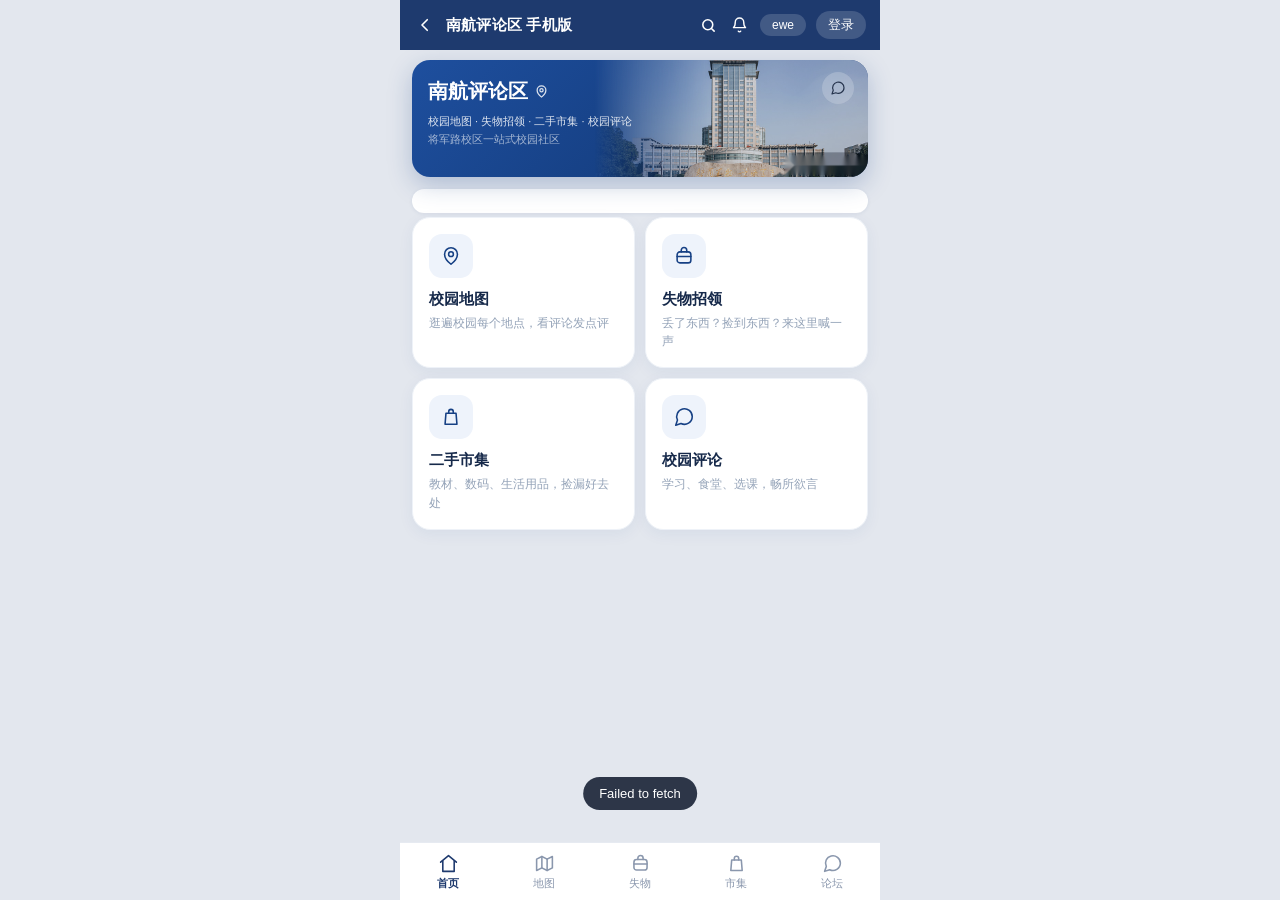
<file: 机器学习大作业(1)/机器学习大作业/手机版/index.html>
<!DOCTYPE html>
<html lang="zh-CN">
<head>
<meta charset="utf-8">
<title>南航评论区 · 手机版</title>
<meta name="viewport" content="width=device-width, initial-scale=1, maximum-scale=1, user-scalable=no">
<link rel="stylesheet" href="style.css">
</head>
<body>

<header class="topbar">
  <button class="icon-btn" aria-label="返回">
    <svg width="18" height="18" viewBox="0 0 24 24" fill="none" stroke="currentColor" stroke-width="2.2" stroke-linecap="round" stroke-linejoin="round"><path d="M15 5l-7 7 7 7"/></svg>
  </button>
  <div class="brand">南航评论区 手机版</div>
  <div class="spacer"></div>
  <button class="icon-btn" id="topSearchBtn" aria-label="搜索">
    <svg width="17" height="17" viewBox="0 0 24 24" fill="none" stroke="currentColor" stroke-width="2.2" stroke-linecap="round"><circle cx="11" cy="11" r="7"/><path d="M20 20l-3.5-3.5"/></svg>
  </button>
  <button class="icon-btn bell" id="notifyBell" aria-label="消息通知">
    <svg width="17" height="17" viewBox="0 0 24 24" fill="none" stroke="currentColor" stroke-width="2" stroke-linecap="round" stroke-linejoin="round"><path d="M18 7.5a6 6 0 1 0-12 0c0 6-2.5 7.5-2.5 7.5h17S18 13.5 18 7.5z"/><path d="M13.7 20a2 2 0 0 1-3.4 0"/></svg>
    <span class="dot" id="notifyDot"></span>
  </button>
  <span class="user-chip" id="userChip">ewe</span>
  <button class="top-btn" id="authBtn">登录</button>
</header>

<!-- 首页 -->
<main class="page active" id="page-home">
  <section class="hero-card">
    <img class="hero-img" src="主楼-最终.png" alt="南京航空航天大学将军路校区主楼"
         onerror="this.style.display='none'">
    <div class="hero-bubble">
      <svg viewBox="0 0 24 24" fill="none" stroke="currentColor" stroke-width="1.8" stroke-linecap="round" stroke-linejoin="round"><path d="M21 11.5a8.5 8.5 0 0 1-12.3 7.6L3 21l1.9-5.6A8.5 8.5 0 1 1 21 11.5z"/></svg>
    </div>
    <div class="hero-text">
      <h1>南航评论区 <span class="h1-pin"><svg viewBox="0 0 24 24" fill="none" stroke="currentColor" stroke-width="2" stroke-linecap="round" stroke-linejoin="round"><path d="M12 21s-7-5.4-7-11a7 7 0 1 1 14 0c0 5.6-7 11-7 11z"/><circle cx="12" cy="10" r="2.6"/></svg></span></h1>
      <p class="hero-sub">校园地图 · 失物招领 · 二手市集 · 校园评论</p>
      <p class="hero-sub2">将军路校区一站式校园社区</p>
    </div>
    <div class="hero-stats" id="homeStats"></div>
  </section>
  <div class="card ml-card" id="homeMl"></div>
  <div class="mod-row">
    <div class="mod" onclick="M.switchTab('map')">
      <div class="mod-ico"><svg viewBox="0 0 24 24" fill="none" stroke="currentColor" stroke-width="1.7" stroke-linecap="round" stroke-linejoin="round"><path d="M12 21s-7-5.4-7-11a7 7 0 1 1 14 0c0 5.6-7 11-7 11z"/><circle cx="12" cy="10" r="2.6"/></svg></div>
      <h3>校园地图</h3><p>逛遍校园每个地点，看评论发点评</p>
    </div>
    <div class="mod" onclick="M.switchTab('lost')">
      <div class="mod-ico"><svg viewBox="0 0 24 24" fill="none" stroke="currentColor" stroke-width="1.7" stroke-linecap="round" stroke-linejoin="round"><rect x="4.5" y="7.5" width="15" height="12" rx="3"/><path d="M9 7.5V5.8A3 3 0 0 1 15 5.8v1.7"/><path d="M4.5 12.5h15"/></svg></div>
      <h3>失物招领</h3><p>丢了东西？捡到东西？来这里喊一声</p>
    </div>
    <div class="mod" onclick="M.switchTab('market')">
      <div class="mod-ico"><svg viewBox="0 0 24 24" fill="none" stroke="currentColor" stroke-width="1.7" stroke-linecap="round" stroke-linejoin="round"><path d="M6.5 8h11l1 12h-13l1-12z"/><path d="M9.5 8V6.2a2.5 2.5 0 0 1 5 0V8"/></svg></div>
      <h3>二手市集</h3><p>教材、数码、生活用品，捡漏好去处</p>
    </div>
    <div class="mod" onclick="M.switchTab('forum')">
      <div class="mod-ico"><svg viewBox="0 0 24 24" fill="none" stroke="currentColor" stroke-width="1.7" stroke-linecap="round" stroke-linejoin="round"><path d="M21 11.5a8.5 8.5 0 0 1-12.3 7.6L3 21l1.9-5.6A8.5 8.5 0 1 1 21 11.5z"/></svg></div>
      <h3>校园评论</h3><p>学习、食堂、选课，畅所欲言</p>
    </div>
  </div>
</main>

<!-- 地图 -->
<main class="page" id="page-map">
  <div class="search-bar">
    <span>🔍</span>
    <input id="mSearch" placeholder="搜索地点，如：图书馆 / 一食堂">
  </div>
  <div id="mMap"><div class="fallback" id="mapFallback">地图加载失败<br>（需在腾讯地图控制台把本站地址加入 key 白名单）</div></div>
  <div class="map-actions">
    <button class="btn" onclick="M.map.locate()">📍 我的位置</button>
    <button class="btn ghost" onclick="M.map.pick()">🎯 点到哪看哪</button>
  </div>
  <div class="page-title" style="margin-top:14px">📍 附近地点</div>
  <div id="mPoiList"></div>
</main>

<!-- 失物招领 -->
<main class="page" id="page-lost">
  <div class="search-bar"><span>🔍</span><input id="lfSearch" placeholder="搜索标题 / 地点"></div>
  <div class="chips" id="lfChips">
    <button class="chip active" data-k="">全部</button>
    <button class="chip" data-k="lost">🔍 寻物</button>
    <button class="chip" data-k="found">🎁 招领</button>
  </div>
  <div class="grid2" id="lfGrid"></div>
</main>

<!-- 二手市集 -->
<main class="page" id="page-market">
  <div class="search-bar"><span>🔍</span><input id="mkSearch" placeholder="搜索商品，如：笔记本 / 单车"></div>
  <div class="sem-row">
    <button class="sem-switch on" id="mkSemSwitch" onclick="M.market.toggleSem()">语义检索</button>
    <span class="sem-tip" id="mkSemTip">支持同义词、错别字与相关词扩展</span>
  </div>
  <div class="chips" id="mkChips">
    <button class="chip active" data-k="">全部</button>
    <button class="chip" data-k="sell">💰 出售</button>
    <button class="chip" data-k="want">🛒 求购</button>
  </div>
  <div class="grid2" id="mkGrid"></div>
</main>

<!-- 校园评论 -->
<main class="page" id="page-forum">
  <div class="search-bar"><span>🔍</span><input id="fmSearch" placeholder="搜索帖子"></div>
  <div id="fmList"></div>
</main>

<!-- 悬浮发布按钮：固定在底部，不随内容滚动 -->
<button class="fab" id="fabLost" onclick="M.lost.openCreate()">＋ 发布失物</button>
<button class="fab" id="fabMarket" onclick="M.market.openCreate()">＋ 发布</button>
<button class="fab" id="fabForum" onclick="M.forum.openCreate()">＋ 发帖</button>

<!-- 底部 Tab -->
<nav class="tabbar">
  <button class="tab active" data-tab="home"><span class="ico"><svg viewBox="0 0 24 24" fill="none" stroke="currentColor" stroke-width="1.8" stroke-linecap="round" stroke-linejoin="round"><path d="M3 10.5 12 3l9 7.5"/><path d="M5.5 9.2V21h13V9.2"/></svg></span>首页</button>
  <button class="tab" data-tab="map"><span class="ico"><svg viewBox="0 0 24 24" fill="none" stroke="currentColor" stroke-width="1.8" stroke-linecap="round" stroke-linejoin="round"><path d="M9 4 3 7v13l6-3 6 3 6-3V4l-6 3-6-3z"/><path d="M9 4v13"/><path d="M15 7v13"/></svg></span>地图</button>
  <button class="tab" data-tab="lost"><span class="ico"><svg viewBox="0 0 24 24" fill="none" stroke="currentColor" stroke-width="1.8" stroke-linecap="round" stroke-linejoin="round"><rect x="4.5" y="7.5" width="15" height="12" rx="3"/><path d="M9 7.5V5.8A3 3 0 0 1 15 5.8v1.7"/><path d="M4.5 12.5h15"/></svg></span>失物</button>
  <button class="tab" data-tab="market"><span class="ico"><svg viewBox="0 0 24 24" fill="none" stroke="currentColor" stroke-width="1.8" stroke-linecap="round" stroke-linejoin="round"><path d="M6.5 8h11l1 12h-13l1-12z"/><path d="M9.5 8V6.2a2.5 2.5 0 0 1 5 0V8"/></svg></span>市集</button>
  <button class="tab" data-tab="forum"><span class="ico"><svg viewBox="0 0 24 24" fill="none" stroke="currentColor" stroke-width="1.8" stroke-linecap="round" stroke-linejoin="round"><path d="M21 11.5a8.5 8.5 0 0 1-12.3 7.6L3 21l1.9-5.6A8.5 8.5 0 1 1 21 11.5z"/></svg></span>论坛</button>
</nav>

<!-- 通用详情抽屉 -->
<div class="sheet-mask" id="sheetMask" onclick="M.sheet.close()"></div>
<div class="sheet" id="sheet">
  <div class="bar"></div>
  <div class="sheet-head">
    <div class="sheet-head-title" id="sheetTitle"></div>
    <button class="x" onclick="M.sheet.close()">✕</button>
  </div>
  <div class="sheet-body" id="sheetBody"></div>
</div>

<!-- 全屏表单 -->
<div class="modal" id="formModal">
  <div class="m-head">
    <span id="formTitle">表单</span>
    <button class="x" onclick="M.form.close()">✕</button>
  </div>
  <div class="m-body" id="formBody"></div>
</div>

<div class="toast" id="toast"></div>
<script src="app.js"></script>
</body>
</html>
</file>
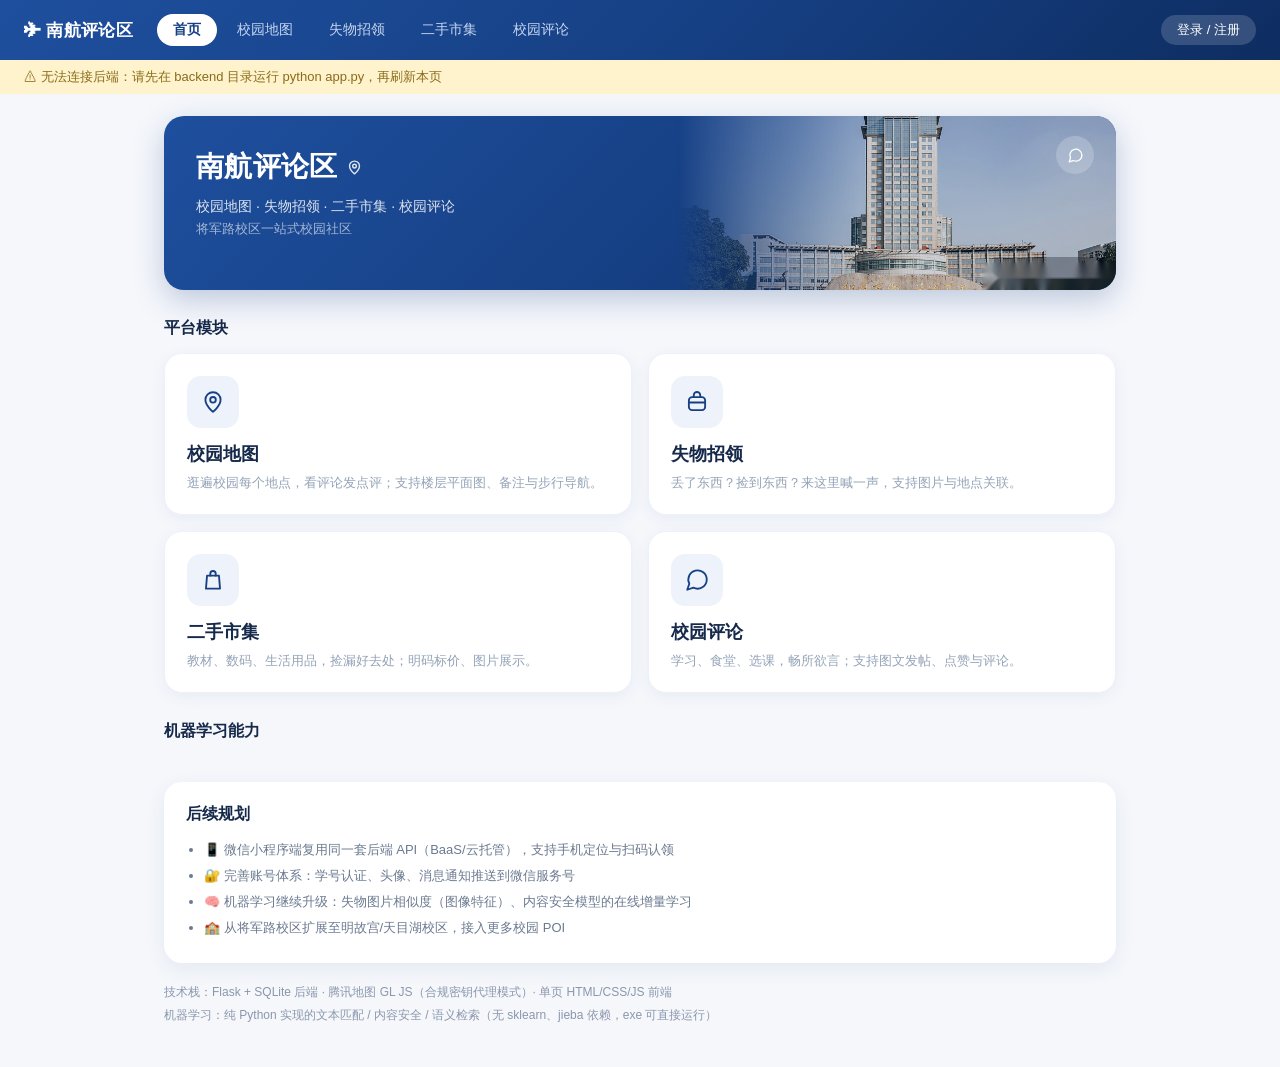
<file: 机器学习大作业(1)/机器学习大作业/campus-map/frontend/index.html>
<!DOCTYPE html>
<html lang="zh-CN">
<head>
<meta charset="utf-8">
<title>南航评论区 · 校园一站式社区平台</title>
<meta name="viewport" content="width=device-width, initial-scale=1">
<meta http-equiv="Cache-Control" content="no-store">
<meta http-equiv="Pragma" content="no-cache">
<link rel="stylesheet" href="common.css">
<style>
  body { padding-bottom:40px; }
  .wrap { max-width:1000px; margin:0 auto; padding:22px 24px 0; }

  /* ===== Hero 圆角深蓝卡（对齐手机版） ===== */
  .hero-card { position:relative; overflow:hidden; border-radius:20px; color:#fff;
    background:linear-gradient(135deg,#1e4f9e,#164084 55%,#0e2d61);
    padding:32px 32px 26px; box-shadow:0 10px 30px rgba(22,64,132,.25); }
  .hero-card .hero-img { position:absolute; right:0; top:0; z-index:0; height:100%; width:46%;
    object-fit:cover; object-position:center; opacity:.8; pointer-events:none; user-select:none;
    -webkit-mask-image:linear-gradient(to right,transparent 0%,rgba(0,0,0,.5) 18%,#000 42%);
    mask-image:linear-gradient(to right,transparent 0%,rgba(0,0,0,.5) 18%,#000 42%); }
  .hero-card .hero-bubble { position:absolute; right:22px; top:20px; z-index:2; width:38px;
    height:38px; border-radius:50%; background:rgba(255,255,255,.2); display:flex;
    align-items:center; justify-content:center; color:#fff; backdrop-filter:blur(4px); }
  .hero-card .hero-bubble svg { width:17px; height:17px; display:block; }
  .hero-text { position:relative; z-index:1; }
  .hero-text h1 { font-size:28px; font-weight:700; display:flex; align-items:center; gap:8px;
    letter-spacing:.3px; }
  .hero-text h1 .h1-pin { display:inline-flex; opacity:.85; }
  .hero-text h1 .h1-pin svg { width:17px; height:17px; display:block; }
  .hero-sub { font-size:14px; color:rgba(255,255,255,.85); margin-top:12px; }
  .hero-sub2 { font-size:13px; color:rgba(255,255,255,.6); margin-top:4px; }

  .hero-stats { position:relative; z-index:2; display:grid; grid-template-columns:repeat(5,1fr);
    gap:12px; margin-top:26px; }
  .stat-card { background:#fff; border-radius:14px; padding:12px 8px 14px; text-align:center;
    box-shadow:0 3px 14px rgba(10,32,72,.16); border:1px solid #eef2f8; }
  .stat-card .badge { display:block; width:fit-content; margin:0 auto; padding:2px 10px;
    border-radius:999px; font-size:10px; font-weight:500; }
  .stat-card .n { font-size:24px; font-weight:700; color:#16294a; line-height:1.15; margin-top:6px;
    font-variant-numeric:tabular-nums; }
  .stat-card .t { font-size:11px; color:#8a97ad; margin-top:4px; white-space:nowrap; }
  .badge-purple { background:#ece7ff; color:#7c5cd6; }
  .badge-orange { background:#ffedd5; color:#f59e0b; }
  .badge-green { background:#d9f5ea; color:#10b981; }
  .badge-blue { background:#dbeafe; color:#3b82f6; }
  .badge-indigo { background:#e0e7ff; color:#6366f1; }

  /* ===== 模块卡片（2×2 大图标卡） ===== */
  .section-title { font-size:16px; font-weight:700; color:#16294a; margin:28px 0 14px; }
  .mod-grid { display:grid; grid-template-columns:1fr 1fr; gap:16px; }
  .mod { background:#fff; border-radius:18px; padding:22px 22px 20px; text-decoration:none;
    color:inherit; display:block; box-shadow:0 4px 16px rgba(22,64,132,.06); transition:.18s;
    border:1px solid #eef2f8; }
  .mod:hover { transform:translateY(-3px); box-shadow:0 12px 28px rgba(22,64,132,.12); }
  .mod-top { display:flex; align-items:flex-start; justify-content:space-between; }
  .mod-ico { width:52px; height:52px; border-radius:14px; background:#eef3fb; color:#164084;
    display:flex; align-items:center; justify-content:center; }
  .mod-ico svg { width:26px; height:26px; display:block; }
  .mod h3 { font-size:18px; color:#16294a; margin:14px 0 6px; }
  .mod p { font-size:13px; color:#94a3b8; line-height:1.7; }

  /* ===== 后续规划 / 技术栈 ===== */
  .roadmap { margin-top:26px; background:#fff; border-radius:18px; padding:22px;
    box-shadow:0 6px 20px rgba(22,64,132,.08); }
  .roadmap .section-title { margin:0 0 12px; }
  .roadmap ul { margin-left:18px; font-size:13px; color:#6b7a90; line-height:2; }
  .tech { margin-top:18px; font-size:12px; color:#8a97ad; line-height:1.9; }

  /* ===== 机器学习能力面板 ===== */
  .ml-grid { display:grid; grid-template-columns:1fr; gap:14px; }
  .ml-card { background:#fff; border-radius:18px; padding:18px 20px; display:flex; gap:16px;
    box-shadow:0 4px 16px rgba(22,64,132,.06); border:1px solid #eef2f8; }
  .ml-ico { width:46px; height:46px; flex:0 0 46px; border-radius:13px; background:#eef3fb;
    display:flex; align-items:center; justify-content:center; font-size:21px; }
  .ml-main { flex:1; min-width:0; }
  .ml-head { display:flex; align-items:center; gap:10px; flex-wrap:wrap; }
  .ml-head h3 { font-size:15px; color:#16294a; }
  .ml-num { background:#dbeafe; color:#164084; font-size:11.5px; font-weight:600;
    padding:2px 10px; border-radius:999px; }
  .ml-card p { font-size:12.8px; color:#7c8aa3; line-height:1.85; margin-top:7px; }

  .banner { display:none; background:#fff3cd; color:#8a6d1a; font-size:13px; padding:8px 24px; }
  .banner.show { display:block; }

  @media (max-width: 720px) {
    .mod-grid { grid-template-columns:1fr; }
    .hero-card { padding:24px 20px 22px; }
    .hero-stats { grid-template-columns:repeat(3,1fr); }
  }
</style>
</head>
<body>
<div id="header-root"></div>
<div class="banner" id="banner">⚠ 无法连接后端：请先在 backend 目录运行 python app.py，再刷新本页</div>

<div class="wrap">
  <!-- Hero：圆角深蓝卡 + 主楼实拍图 -->
  <section class="hero-card">
    <img class="hero-img" src="主楼-最终.png" alt="南京航空航天大学将军路校区主楼"
         onerror="this.style.display='none'">
    <div class="hero-bubble">
      <svg viewBox="0 0 24 24" fill="none" stroke="currentColor" stroke-width="1.8" stroke-linecap="round" stroke-linejoin="round"><path d="M21 11.5a8.5 8.5 0 0 1-12.3 7.6L3 21l1.9-5.6A8.5 8.5 0 1 1 21 11.5z"/></svg>
    </div>
    <div class="hero-text">
      <h1>南航评论区 <span class="h1-pin"><svg viewBox="0 0 24 24" fill="none" stroke="currentColor" stroke-width="2" stroke-linecap="round" stroke-linejoin="round"><path d="M12 21s-7-5.4-7-11a7 7 0 1 1 14 0c0 5.6-7 11-7 11z"/><circle cx="12" cy="10" r="2.6"/></svg></span></h1>
      <p class="hero-sub">校园地图 · 失物招领 · 二手市集 · 校园评论</p>
      <p class="hero-sub2">将军路校区一站式校园社区</p>
    </div>
    <div class="hero-stats" id="homeStats"></div>
  </section>

  <div class="section-title">平台模块</div>
  <div class="mod-grid">
    <a class="mod" href="map.html">
      <div class="mod-top"><span class="mod-ico"><svg viewBox="0 0 24 24" fill="none" stroke="currentColor" stroke-width="1.7" stroke-linecap="round" stroke-linejoin="round"><path d="M12 21s-7-5.4-7-11a7 7 0 1 1 14 0c0 5.6-7 11-7 11z"/><circle cx="12" cy="10" r="2.6"/></svg></span></div>
      <h3>校园地图</h3>
      <p>逛遍校园每个地点，看评论发点评；支持楼层平面图、备注与步行导航。</p>
    </a>
    <a class="mod" href="lostfound.html">
      <div class="mod-top"><span class="mod-ico"><svg viewBox="0 0 24 24" fill="none" stroke="currentColor" stroke-width="1.7" stroke-linecap="round" stroke-linejoin="round"><rect x="4.5" y="7.5" width="15" height="12" rx="3"/><path d="M9 7.5V5.8A3 3 0 0 1 15 5.8v1.7"/><path d="M4.5 12.5h15"/></svg></span></div>
      <h3>失物招领</h3>
      <p>丢了东西？捡到东西？来这里喊一声，支持图片与地点关联。</p>
    </a>
    <a class="mod" href="market.html">
      <div class="mod-top"><span class="mod-ico"><svg viewBox="0 0 24 24" fill="none" stroke="currentColor" stroke-width="1.7" stroke-linecap="round" stroke-linejoin="round"><path d="M6.5 8h11l1 12h-13l1-12z"/><path d="M9.5 8V6.2a2.5 2.5 0 0 1 5 0V8"/></svg></span></div>
      <h3>二手市集</h3>
      <p>教材、数码、生活用品，捡漏好去处；明码标价、图片展示。</p>
    </a>
    <a class="mod" href="forum.html">
      <div class="mod-top"><span class="mod-ico"><svg viewBox="0 0 24 24" fill="none" stroke="currentColor" stroke-width="1.7" stroke-linecap="round" stroke-linejoin="round"><path d="M21 11.5a8.5 8.5 0 0 1-12.3 7.6L3 21l1.9-5.6A8.5 8.5 0 1 1 21 11.5z"/></svg></span></div>
      <h3>校园评论</h3>
      <p>学习、食堂、选课，畅所欲言；支持图文发帖、点赞与评论。</p>
    </a>
  </div>

  <div class="section-title">机器学习能力</div>
  <div class="ml-grid" id="mlPanel"></div>

  <div class="roadmap">
    <div class="section-title">后续规划</div>
    <ul>
      <li>📱 微信小程序端复用同一套后端 API（BaaS/云托管），支持手机定位与扫码认领</li>
      <li>🔐 完善账号体系：学号认证、头像、消息通知推送到微信服务号</li>
      <li>🧠 机器学习继续升级：失物图片相似度（图像特征）、内容安全模型的在线增量学习</li>
      <li>🏫 从将军路校区扩展至明故宫/天目湖校区，接入更多校园 POI</li>
    </ul>
  </div>

  <div class="tech">
    技术栈：Flask + SQLite 后端 · 腾讯地图 GL JS（合规密钥代理模式）· 单页 HTML/CSS/JS 前端<br>
    机器学习：纯 Python 实现的文本匹配 / 内容安全 / 语义检索（无 sklearn、jieba 依赖，exe 可直接运行）
  </div>
</div>

<script src="common.js"></script>
<script>
/* ML 能力面板：数据全部来自 /api/stats 的真实统计 */
function renderMlPanel(s) {
  const pct = v => (v == null ? '-' : (v * 100).toFixed(1) + '%');
  const cards = [
    ['🎒', '失物招领智能匹配',
     `${s.lf_match_count || 0} 组匹配`,
     `寻物与招领自动比对文本相似度、物品类别、地点、时间与特征词，`
     + `高置信匹配（≥60%）给双方互相推送站内通知，已推送 ${s.notification_count || 0} 条。`],
    ['🛡️', '垃圾广告 / 引战 / 不文明识别',
     `已拦截 ${s.moderation_blocked || 0} 条`,
     `规则层（高精度）+ TF-IDF 类质心分类器（泛化）双层判定，`
     + `命中即拦截、不允许发表，并记入处置日志（没有人工审核队列）。`
     + `模型 5 折交叉验证准确率 ${pct(s.moderation_acc)}，宏平均 F1 ${pct(s.moderation_macro_f1)}。`],
    ['🔍', '二手市集语义检索',
     `${s.market_open || 0} 件在售`,
     `同义词表 + 主题上位词 + 从平台语料学到的 PMI 共现词做查询扩展，`
     + `词级 / 字级 / 覆盖率三通道融合排序——搜「笔记本」能找到电脑，搜「单车」能找到自行车。`],
  ];
  document.getElementById('mlPanel').innerHTML = cards.map(([ico, t, n, d]) => `
    <div class="ml-card">
      <div class="ml-ico">${ico}</div>
      <div class="ml-main">
        <div class="ml-head"><h3>${t}</h3><span class="ml-num">${n}</span></div>
        <p>${d}</p>
      </div>
    </div>`).join('');
}

async function loadStats() {
  try {
    const s = await fetch('http://127.0.0.1:5000/api/stats').then(r => r.json());
    document.getElementById('banner').classList.remove('show');
    document.getElementById('homeStats').innerHTML = [
      [s.poi_count, '校园地点', '校园', 'badge-purple'],
      [s.lostfound_open, '失物待处理', '失物', 'badge-orange'],
      [s.market_open, '市集在售', '市集', 'badge-green'],
      [s.post_count, '论坛帖子', '论坛', 'badge-blue'],
      [s.comment_count, '地点评论', '地点', 'badge-indigo'],
    ].map(([n, t, b, cls]) => `
      <div class="stat-card">
        <span class="badge ${cls}">${b}</span>
        <div class="n">${n}</div>
        <div class="t">${t}</div>
      </div>`).join('');
    renderMlPanel(s);
  } catch (e) {
    document.getElementById('banner').classList.add('show');
  }
}
renderHeader('index.html');
injectAuthModal();
loadStats();
</script>
</body>
</html>
</file>
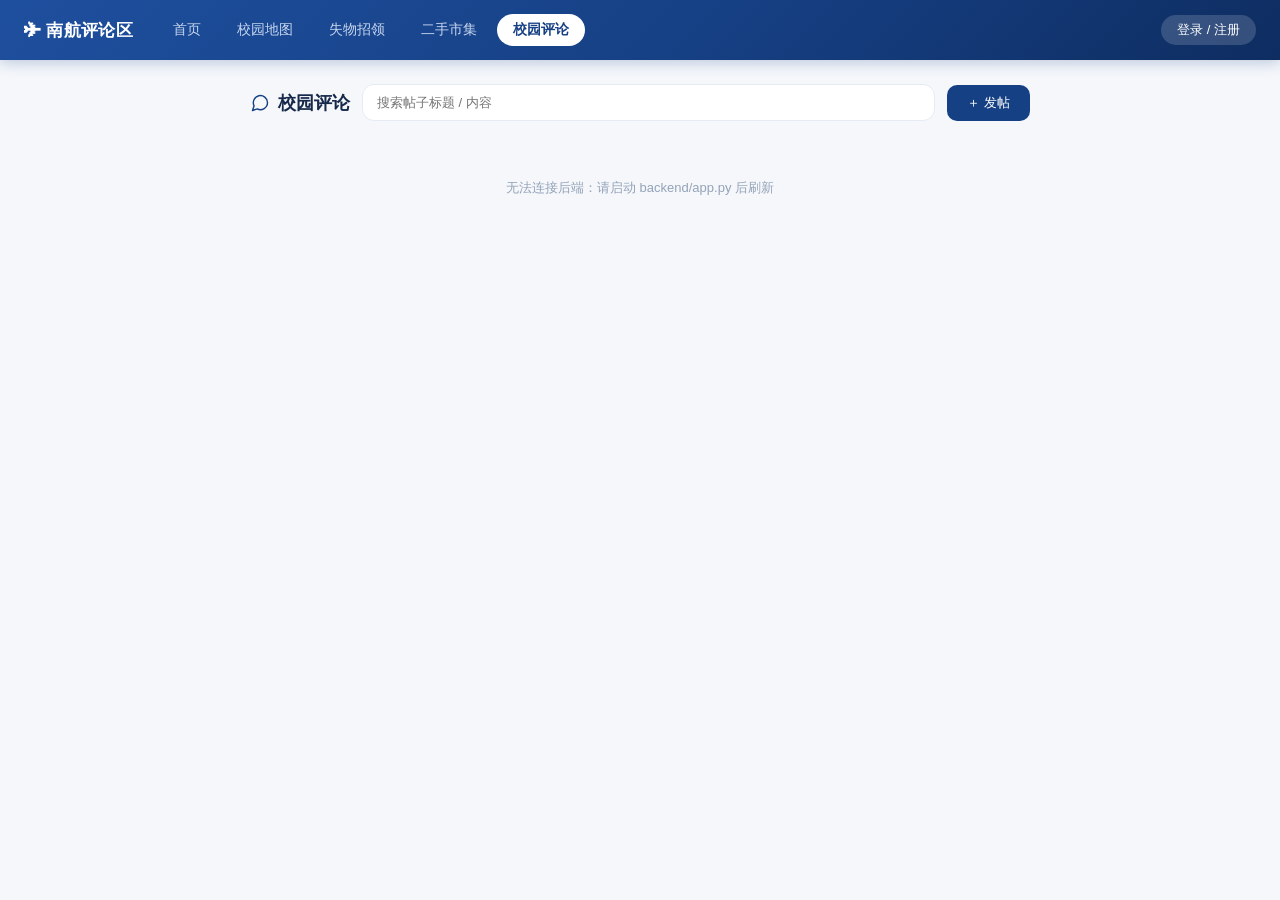
<file: 机器学习大作业(1)/机器学习大作业/campus-map/frontend/forum.html>
<!DOCTYPE html>
<html lang="zh-CN">
<head>
<meta charset="utf-8">
<title>校园评论 · 南航评论区</title>
<meta name="viewport" content="width=device-width, initial-scale=1">
<meta http-equiv="Cache-Control" content="no-store">
<meta http-equiv="Pragma" content="no-cache">
<link rel="stylesheet" href="common.css">
<style>
  body { padding-bottom:30px; }
  .wrap { max-width:820px; margin:0 auto; padding:24px 20px; }
  .top { display:flex; align-items:center; gap:12px; margin-bottom:18px; flex-wrap:wrap; }
  .top h2 { font-size:18px; font-weight:600; color:#16294a; display:flex; align-items:center; gap:8px; }
  .top h2 svg { width:20px; height:20px; color:#164084; }
  .search { flex:1; min-width:180px; padding:10px 14px; border:1px solid #e6ebf3;
            border-radius:12px; font-size:13px; outline:none; transition:.15s; background:#fff; }
  .search:focus { border-color:#164084; box-shadow:0 0 0 3px rgba(22,64,132,.08); }
  .post { background:#fff; border-radius:16px; padding:16px 18px; margin-bottom:12px;
          border:1px solid #eef2f8; box-shadow:0 4px 16px rgba(22,64,132,.06);
          cursor:pointer; transition:.18s; }
  .post:hover { box-shadow:0 10px 24px rgba(22,64,132,.12); transform:translateY(-2px); }
  .post .title { font-size:15px; font-weight:600; color:#16294a; margin-bottom:6px; }
  .post .excerpt { font-size:13px; color:#6b7a90; line-height:1.65; }
  .post .meta { font-size:12px; color:#94a3b8; margin-top:8px; display:flex; gap:10px;
                flex-wrap:wrap; align-items:center; }
  .empty { text-align:center; color:#94a3b8; padding:40px; font-size:13px; }

  .modal { display:none; position:fixed; inset:0; background:rgba(12,24,48,.5); z-index:100;
           align-items:center; justify-content:center; }
  .modal.open { display:flex; }
  .box { background:#fff; border-radius:18px; padding:24px; width:560px; max-width:94vw;
         max-height:88vh; overflow-y:auto; border:1px solid #eef2f8;
         box-shadow:0 24px 56px rgba(15,32,64,.28); }
  .box h3 { font-size:16px; font-weight:600; color:#16294a; margin-bottom:10px; }
  .box label { font-size:12px; color:#5b6b87; display:block; margin:10px 0 4px; }
  .box input,.box textarea { width:100%; padding:10px 12px; border:1px solid #e6ebf3;
        border-radius:10px; font-size:13px; outline:none; font-family:inherit; }
  .box input:focus,.box textarea:focus { border-color:#164084; }
  .box textarea { height:100px; resize:none; }
  .box .actions { display:flex; gap:8px; margin-top:16px; }
  .box .actions button { flex:1; padding:10px; border-radius:10px; border:none; cursor:pointer;
                         font-size:14px; }
  .citem { padding:10px 0; border-bottom:1px solid #f2f4f8; font-size:13px; }
  .citem .h { font-size:12px; color:#94a3b8; margin-bottom:3px; }
  .cmt-form { display:flex; gap:8px; margin-top:12px; }
  .cmt-form input { flex:1; }
  .post-img { width:100%; max-height:180px; object-fit:cover; border-radius:10px;
              margin-top:8px; display:block; }
  .detail-img { width:100%; max-height:300px; object-fit:cover; border-radius:10px;
                margin:10px 0; display:block; }
</style>
</head>
<body>
<div id="header-root"></div>
<div class="wrap">
  <div class="top">
    <h2><svg viewBox="0 0 24 24" fill="none" stroke="currentColor" stroke-width="1.7" stroke-linecap="round" stroke-linejoin="round"><path d="M21 11.5a8.5 8.5 0 0 1-12.3 7.6L3 21l1.9-5.6A8.5 8.5 0 1 1 21 11.5z"/></svg>校园评论</h2>
    <input class="search" id="searchInput" placeholder="搜索帖子标题 / 内容">
    <button class="btn-primary" onclick="openCreate()">＋ 发帖</button>
  </div>
  <div id="list"></div>
  <div class="empty" id="empty" style="display:none">暂无相关帖子</div>
</div>

<!-- 帖子详情 -->
<div class="modal" id="detailModal">
  <div class="box">
    <h3 id="dTitle"></h3>
    <div class="muted" id="dMeta"></div>
    <div id="dContent" style="font-size:13px;color:#333c4e;line-height:1.8;margin:12px 0"></div>
    <img id="dImage" class="detail-img" style="display:none" alt="">
    <button class="btn-danger" style="padding:5px 14px;border-radius:14px;font-size:12px"
            onclick="likeCurrent()">点赞 <span id="likeCount">0</span></button>
    <div style="margin-top:14px">
      <b style="font-size:13px;color:#26344d">评论</b>
      <div id="dComments"></div>
    </div>
    <div class="cmt-form">
      <input id="cmtInput" placeholder="写下你的看法…">
      <button class="btn-primary" onclick="submitComment()">发送</button>
    </div>
    <div class="mnotice" id="cmtNotice"></div>
    <div class="actions">
      <button style="background:#eef2f9;color:#4a5a75" onclick="closeDetail()">关闭</button>
      <button class="btn-danger" id="dDelPost" style="display:none" onclick="delPost()">删除帖子</button>
    </div>
  </div>
</div>

<!-- 发帖 -->
<div class="modal" id="createModal">
  <div class="box">
    <h3>发布帖子</h3>
    <label>标题</label>
    <input id="fTitle" placeholder="如：期末周图书馆占座现象大家怎么看">
    <label>正文</label>
    <textarea id="fContent" placeholder="想聊什么都行，发布后会自动匹配标签"></textarea>
    <label>配图（选填）</label>
    <input type="file" id="fImage" accept="image/*">
    <div class="mnotice" id="postNotice"></div>
    <div class="actions">
      <button style="background:#eef2f9;color:#4a5a75" onclick="closeCreate()">取消</button>
      <button class="btn-primary" onclick="submitPost()">发布</button>
    </div>
  </div>
</div>

<script src="common.js"></script>
<script>
let posts = [], currentId = null;

function postCard(p) {
  const excerpt = p.content.length > 90 ? p.content.slice(0, 90) + '…' : p.content;
  return `<div class="post" onclick="openDetail(${p.id})">
    <div class="title">${esc(p.title)}</div>
    <div class="excerpt">${esc(excerpt)}</div>
    ${p.image ? `<img class="post-img" src="${UPLOAD_BASE}${p.image}" alt="">` : ''}
    <div class="meta">
      <span>${esc(p.author)}</span>
      <span>${fmtTime(p.created_at)}</span>
      <span>评论 ${p.comment_count}</span>
      <span>赞 ${p.likes}</span>
    </div></div>`;
}

function render() {
  const kw = document.getElementById('searchInput').value.trim().toLowerCase();
  const shown = posts.filter(p => !kw || (p.title + p.content).toLowerCase().includes(kw));
  document.getElementById('list').innerHTML = shown.map(postCard).join('');
  document.getElementById('empty').style.display = shown.length ? 'none' : 'block';
}

async function openDetail(id) {
  const p = await api('/posts/' + id);
  currentId = id;
  document.getElementById('dTitle').textContent = p.title;
  document.getElementById('dMeta').textContent = `${p.author} · ${fmtTime(p.created_at)}`;
  document.getElementById('dContent').textContent = p.content;
  const imgEl = document.getElementById('dImage');
  if (p.image) { imgEl.src = UPLOAD_BASE + p.image; imgEl.style.display = 'block'; }
  else { imgEl.style.display = 'none'; }
  document.getElementById('likeCount').textContent = p.likes;
  document.getElementById('dComments').innerHTML =
    p.comments.map(c => {
      // 删评权限（后端还会再校验一次）：评论作者本人，或本帖楼主
      const me = getUser();
      const canDel = me && (c.author === me || p.author === me);
      return `<div class="citem"><div class="h">${esc(c.author)} · ${fmtTime(c.created_at)}`
        + (canDel ? `<span class="c-del" onclick="delComment(${c.id})">删除</span>` : '')
        + `</div>${esc(c.content)}</div>`;
    }).join('') || '<div class="muted" style="padding:8px 0">还没有评论</div>';
  // 删帖：只有楼主本人可以删（后端还会再校验一次）
  document.getElementById('dDelPost').style.display =
    (getUser() && p.author === getUser()) ? 'block' : 'none';
  document.getElementById('detailModal').classList.add('open');
}
function closeDetail() { document.getElementById('detailModal').classList.remove('open'); }

/* 删帖（连带删除该帖下所有评论） */
async function delPost() {
  if (!confirm('确定删除这条帖子吗？帖子下的所有评论也会一起删除，且不可恢复。')) return;
  try {
    const r = await api(`/posts/${currentId}`, { method: 'DELETE' });
    showToast('帖子已删除' + (r && r.comments_deleted ? '（含 ' + r.comments_deleted + ' 条评论）' : ''));
    closeDetail();
    document.getElementById('searchInput').value = '';
    load();
  } catch (e) { handleWriteError(e, null); }
}

/* 删评 */
async function delComment(cid) {
  if (!confirm('确定删除这条评论吗？删除后不可恢复。')) return;
  try {
    await api(`/posts/${currentId}/comments/${cid}`, { method: 'DELETE' });
    showToast('评论已删除');
    await openDetail(currentId);
    load();
  } catch (e) { handleWriteError(e, null); }
}

async function likeCurrent() {
  const r = await api(`/posts/${currentId}/like`, { method: 'POST' });
  document.getElementById('likeCount').textContent = r.likes;
  load();
}

async function submitComment() {
  const content = document.getElementById('cmtInput').value.trim();
  if (!content) return;
  if (!requireLogin()) return;
  const notice = document.getElementById('cmtNotice');
  renderModeration(notice, null);
  try {
    await api(`/posts/${currentId}/comments`, { method: 'POST', body: JSON.stringify({ content }) });
    document.getElementById('cmtInput').value = '';
    openDetail(currentId);
    load();
  } catch (e) {
    handleWriteError(e, notice);
  }
}

function openCreate() {
  if (!requireLogin()) return;
  document.getElementById('createModal').classList.add('open');
}
function closeCreate() { document.getElementById('createModal').classList.remove('open'); }

async function submitPost() {
  const title = document.getElementById('fTitle').value.trim();
  const content = document.getElementById('fContent').value.trim();
  if (!title || !content) { alert('标题和正文都不能为空'); return; }
  const fd = new FormData();
  fd.append('title', title);
  fd.append('content', content);
  const file = document.getElementById('fImage').files[0];
  if (file) fd.append('image', file);
  const notice = document.getElementById('postNotice');
  renderModeration(notice, null);
  try {
    const res = await fetch(API + '/posts', {
      method: 'POST',
      headers: getToken() ? { Authorization: 'Bearer ' + getToken() } : {},
      body: fd,
    });
    const r = await res.json();
    if (res.status >= 400) {
      throw Object.assign(new Error(r.error || '发帖失败'), { moderation: r.moderation });
    }
    closeCreate();
    document.getElementById('fTitle').value = '';
    document.getElementById('fContent').value = '';
    document.getElementById('fImage').value = '';
    load();
  } catch (e) {
    handleWriteError(e, notice);
  }
}

async function load() {
  try {
    posts = await api('/posts');
  } catch (e) {
    document.getElementById('list').innerHTML =
      '<div class="empty">无法连接后端：请启动 backend/app.py 后刷新</div>';
    return;
  }
  render();
}

document.getElementById('searchInput').addEventListener('input', render);
renderHeader('forum.html');
injectAuthModal();
load();
</script>
</body>
</html>
</file>
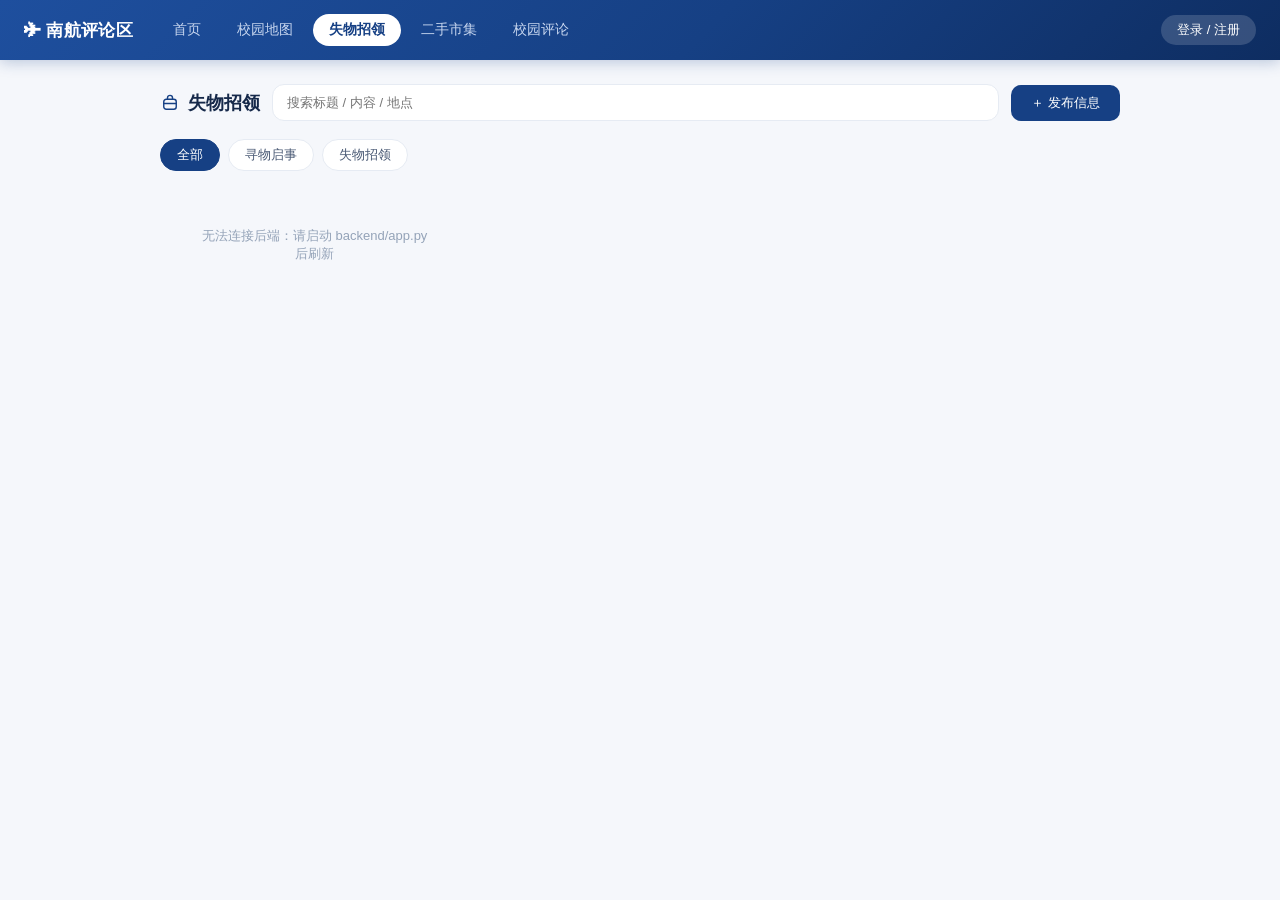
<file: 机器学习大作业(1)/机器学习大作业/campus-map/frontend/lostfound.html>
<!DOCTYPE html>
<html lang="zh-CN">
<head>
<meta charset="utf-8">
<title>失物招领 · 南航评论区</title>
<meta name="viewport" content="width=device-width, initial-scale=1">
<meta http-equiv="Cache-Control" content="no-store">
<meta http-equiv="Pragma" content="no-cache">
<link rel="stylesheet" href="common.css">
<style>
  body { padding:0 0 30px; }
  .wrap { max-width:1000px; margin:0 auto; padding:24px 20px; }
  .top { display:flex; align-items:center; gap:12px; margin-bottom:18px; flex-wrap:wrap; }
  .top h2 { font-size:18px; font-weight:600; color:#16294a; display:flex; align-items:center; gap:8px; }
  .top h2 svg { width:20px; height:20px; color:#164084; }
  .search { flex:1; min-width:180px; padding:10px 14px; border:1px solid #e6ebf3;
            border-radius:12px; font-size:13px; outline:none; transition:.15s; background:#fff; }
  .search:focus { border-color:#164084; box-shadow:0 0 0 3px rgba(22,64,132,.08); }
  .filters { display:flex; gap:8px; margin-bottom:16px; }
  .filters span { font-size:13px; padding:6px 16px; border-radius:999px; background:#fff;
                  color:#4a5a75; cursor:pointer; border:1px solid #e6ebf3; transition:.15s; }
  .filters span:hover { border-color:#c9d6e8; }
  .filters span.active { background:#164084; color:#fff; border-color:#164084; }
  .grid { display:grid; grid-template-columns:repeat(auto-fill,minmax(230px,1fr)); gap:16px; }
  .item { background:#fff; border-radius:16px; overflow:hidden; cursor:pointer;
          border:1px solid #eef2f8; box-shadow:0 4px 16px rgba(22,64,132,.06); transition:.18s; }
  .item:hover { box-shadow:0 10px 24px rgba(22,64,132,.12); transform:translateY(-2px); }
  .item .thumb { height:140px; background:#f6f8fc; display:flex; align-items:center;
                 justify-content:center; overflow:hidden; color:#a9b7c9; font-size:12px; }
  .item .thumb svg { width:26px; height:26px; }
  .item .thumb img { width:100%; height:100%; object-fit:cover; object-position:center top; }
  .item .body { padding:12px 14px 14px; }
  .item .title { font-size:14px; font-weight:600; color:#16294a; margin-bottom:6px; }
  .item .meta { font-size:12px; color:#94a3b8; display:flex; gap:6px; flex-wrap:wrap; }
  .resolved { opacity:.55; }
  .empty { text-align:center; color:#94a3b8; padding:40px; font-size:13px; }

  .modal { display:none; position:fixed; inset:0; background:rgba(12,24,48,.5); z-index:100;
           align-items:center; justify-content:center; }
  .modal.open { display:flex; }
  .box { background:#fff; border-radius:18px; padding:24px; width:460px; max-width:94vw;
         max-height:88vh; overflow-y:auto; border:1px solid #eef2f8;
         box-shadow:0 24px 56px rgba(15,32,64,.28); }
  .box h3 { font-size:16px; font-weight:600; color:#16294a; margin-bottom:12px; }
  .box label { font-size:12px; color:#5b6b87; display:block; margin:10px 0 4px; }
  .box input,.box textarea,.box select { width:100%; padding:10px 12px; border:1px solid #e6ebf3;
        border-radius:10px; font-size:13px; outline:none; font-family:inherit; }
  .box input:focus,.box textarea:focus,.box select:focus { border-color:#164084; }
  .box textarea { height:80px; resize:none; }
  .radio-row { display:flex; gap:14px; font-size:13px; color:#26344d; margin-top:6px; }
  .box .actions { display:flex; gap:8px; margin-top:16px; }
  .box .actions button { flex:1; padding:10px; border-radius:10px; border:none; cursor:pointer;
                         font-size:14px; }
  .detail-img { width:100%; border-radius:10px; margin:10px 0; }
  .kv { font-size:13px; color:#5b6b87; margin:6px 0; }
</style>
</head>
<body>
<div id="header-root"></div>
<div class="wrap">
  <div class="top">
    <h2><svg viewBox="0 0 24 24" fill="none" stroke="currentColor" stroke-width="1.7" stroke-linecap="round" stroke-linejoin="round"><rect x="4.5" y="7.5" width="15" height="12" rx="3"/><path d="M9 7.5V5.8A3 3 0 0 1 15 5.8v1.7"/><path d="M4.5 12.5h15"/></svg>失物招领</h2>
    <input class="search" id="searchInput" placeholder="搜索标题 / 内容 / 地点">
    <button class="btn-primary" onclick="openCreate()">＋ 发布信息</button>
  </div>
  <div class="filters">
    <span class="active" onclick="setKind('')">全部</span>
    <span onclick="setKind('lost')">寻物启事</span>
    <span onclick="setKind('found')">失物招领</span>
  </div>
  <div class="grid" id="grid"></div>
  <div class="empty" id="empty" style="display:none">暂无相关信息</div>
</div>

<!-- 详情弹窗 -->
<div class="modal" id="detailModal">
  <div class="box">
    <h3 id="dTitle"></h3>
    <div id="dBody"></div>
    <div class="actions">
      <button style="background:#eef2f9;color:#4a5a75" onclick="closeDetail()">关闭</button>
      <button class="btn-danger" id="dResolve" onclick="resolveItem()" style="display:none">标记已解决</button>
    </div>
  </div>
</div>

<!-- 发布弹窗 -->
<div class="modal" id="createModal">
  <div class="box">
    <h3>发布失物信息</h3>
    <label>类型</label>
    <div class="radio-row">
      <label><input type="radio" name="kind" value="lost" checked> 寻物（我丢了东西）</label>
      <label style="margin-left:8px"><input type="radio" name="kind" value="found"> 招领（我捡到东西）</label>
    </div>
    <label>标题</label>
    <input id="fTitle" placeholder="如：丢失一串钥匙（带飞机挂件）">
    <label>详细描述</label>
    <textarea id="fContent" placeholder="丢失/捡到的时间、特征、细节…"></textarea>
    <label>地点</label>
    <select id="fPoi"><option value="">（请选择校园地点）</option></select>
    <input id="fLoc" placeholder="或手动填写地点，如：一号楼 1-205" style="margin-top:6px">
    <label>联系方式（选填，仅详情页展示）</label>
    <input id="fContact" placeholder="如：QQ / 微信 / 手机号">
    <label>失物图片（选填）</label>
    <input type="file" id="fImage" accept="image/*">
    <div class="mnotice" id="lfNotice"></div>
    <div class="actions">
      <button style="background:#eef2f9;color:#4a5a75" onclick="closeCreate()">取消</button>
      <button class="btn-primary" onclick="submitItem()">发布</button>
    </div>
  </div>
</div>

<script src="common.js"></script>
<script>
let items = [], kind = '', currentId = null;

function setKind(k) {
  kind = k;
  document.querySelectorAll('.filters span').forEach((el, i) =>
    el.classList.toggle('active', (['', 'lost', 'found'][i] === k)));
  render();
}

function card(it) {
  const img = it.image
    ? `<img src="${UPLOAD_BASE}${it.image}" alt="">`
    : `<svg viewBox="0 0 24 24" fill="none" stroke="currentColor" stroke-width="1.6" stroke-linecap="round" stroke-linejoin="round"><rect x="3.5" y="5" width="17" height="14" rx="3"/><circle cx="9" cy="10" r="1.6"/><path d="M4.5 17l4.5-4 3.5 3 2.5-2 4 3.5"/></svg>`;
  return `<div class="item ${it.status === 'resolved' ? 'resolved' : ''}" onclick="openDetail(${it.id})">
    <div class="thumb">${img}</div>
    <div class="body">
      <div class="title">${esc(it.title)}</div>
      <div class="meta">
        <span class="badge-${it.kind === 'lost' ? 'red' : 'green'}">
          ${it.kind === 'lost' ? '寻物' : '招领'}</span>
        <span>${esc(it.location || '未填写')}</span>
        <span>${it.status === 'resolved' ? '已解决' : ''}</span>
      </div>
      <div class="meta" style="margin-top:4px">${esc(it.author)} · ${fmtTime(it.created_at)}</div>
    </div></div>`;
}

function render() {
  const kw = document.getElementById('searchInput').value.trim().toLowerCase();
  const shown = items.filter(it =>
    (!kind || it.kind === kind) &&
    (!kw || (it.title + it.content + it.location).toLowerCase().includes(kw)));
  document.getElementById('grid').innerHTML = shown.map(card).join('');
  document.getElementById('empty').style.display = shown.length ? 'none' : 'block';
}

function openDetail(id) {
  const it = items.find(x => x.id === id);
  if (!it) return;
  currentId = id;
  document.getElementById('dTitle').textContent = it.title;
  document.getElementById('dBody').innerHTML = `
    ${it.image ? `<img class="detail-img" src="${UPLOAD_BASE}${it.image}">` : ''}
    <div class="kv"><span class="badge-${it.kind === 'lost' ? 'red' : 'green'}">
      ${it.kind === 'lost' ? '寻物启事' : '失物招领'}</span>
      ${it.status === 'resolved' ? '<span class="badge-green">已解决</span>' : ''}</div>
    <div class="kv">地点：${esc(it.location || '未填写')}</div>
    <div class="kv">发布人：${esc(it.author)}</div>
    <div class="kv">时间：${fmtTime(it.created_at)}</div>
    ${it.contact ? `<div class="kv">联系方式：${esc(it.contact)}</div>` : ''}
    <div class="kv" style="margin-top:10px;color:#333c4e;line-height:1.7">${esc(it.content)}</div>`;
  document.getElementById('dResolve').style.display =
    (it.author === getUser() && it.status === 'open') ? 'block' : 'none';
  document.getElementById('detailModal').classList.add('open');
}
function closeDetail() { document.getElementById('detailModal').classList.remove('open'); }

async function resolveItem() {
  try {
    await api(`/lostfound/${currentId}/resolve`, { method: 'POST' });
    closeDetail();
    load();
  } catch (e) { alert(e.message || '操作失败'); }
}

function openCreate() {
  if (!requireLogin()) return;
  document.getElementById('createModal').classList.add('open');
}
function closeCreate() { document.getElementById('createModal').classList.remove('open'); }

async function submitItem() {
  const title = document.getElementById('fTitle').value.trim();
  if (!title) { alert('请填写标题'); return; }
  const kindVal = document.querySelector('input[name=kind]:checked').value;
  const content = document.getElementById('fContent').value.trim();
  const poiSel = document.getElementById('fPoi');
  const poiId = poiSel.value;
  const location = document.getElementById('fLoc').value.trim() ||
                   (poiSel.options[poiSel.selectedIndex] &&
                    poiSel.value ? poiSel.options[poiSel.selectedIndex].text : '');
  const contact = document.getElementById('fContact').value.trim();
  const fd = new FormData();
  fd.append('kind', kindVal); fd.append('title', title); fd.append('content', content);
  fd.append('location', location); fd.append('contact', contact);
  if (poiId) fd.append('poi_id', poiId);
  const file = document.getElementById('fImage').files[0];
  if (file) fd.append('image', file);
  const notice = document.getElementById('lfNotice');
  renderModeration(notice, null);
  try {
    const res = await fetch(API + '/lostfound', {
      method: 'POST',
      headers: getToken() ? { Authorization: 'Bearer ' + getToken() } : {},
      body: fd,
    });
    const r = await res.json();
    if (res.status >= 400) {
      throw Object.assign(new Error(r.error || '发布失败'), { moderation: r.moderation });
    }
    closeCreate();
    ['fTitle','fContent','fLoc','fContact','fImage'].forEach(i => document.getElementById(i).value = '');
    // ML① 发布后立刻刷新通知红点：匹配到相似信息时铃铛马上有提示
    if (r.match_count) {
      await refreshNotify();
    }
    await load();
  } catch (e) {
    handleWriteError(e, notice);
  }
}

async function load() {
  try {
    items = await api('/lostfound');
  } catch (e) {
    document.getElementById('grid').innerHTML =
      `<div class="empty">无法连接后端：请启动 backend/app.py 后刷新</div>`;
    return;
  }
  render();
  // 从通知中心点进来：lostfound.html?open=<id> 直接打开那条信息
  const m = location.search.match(/[?&]open=(\d+)/);
  if (m) {
    const id = parseInt(m[1], 10);
    if (items.some(x => x.id === id)) openDetail(id);
    history.replaceState(null, '', location.pathname);
  }
}

async function loadPoiOptions() {
  try {
    const pois = await api('/pois');
    const sel = document.getElementById('fPoi');
    sel.innerHTML = '<option value="">（请选择校园地点）</option>' +
      pois.map(p => `<option value="${p.id}">${esc(p.name)}</option>`).join('') +
      '<option value="">一号楼教室（详见地图模块）</option>';
  } catch (e) { /* 忽略 */ }
}

document.getElementById('searchInput').addEventListener('input', render);
renderHeader('lostfound.html');
injectAuthModal();
load();
loadPoiOptions();
</script>
</body>
</html>
</file>
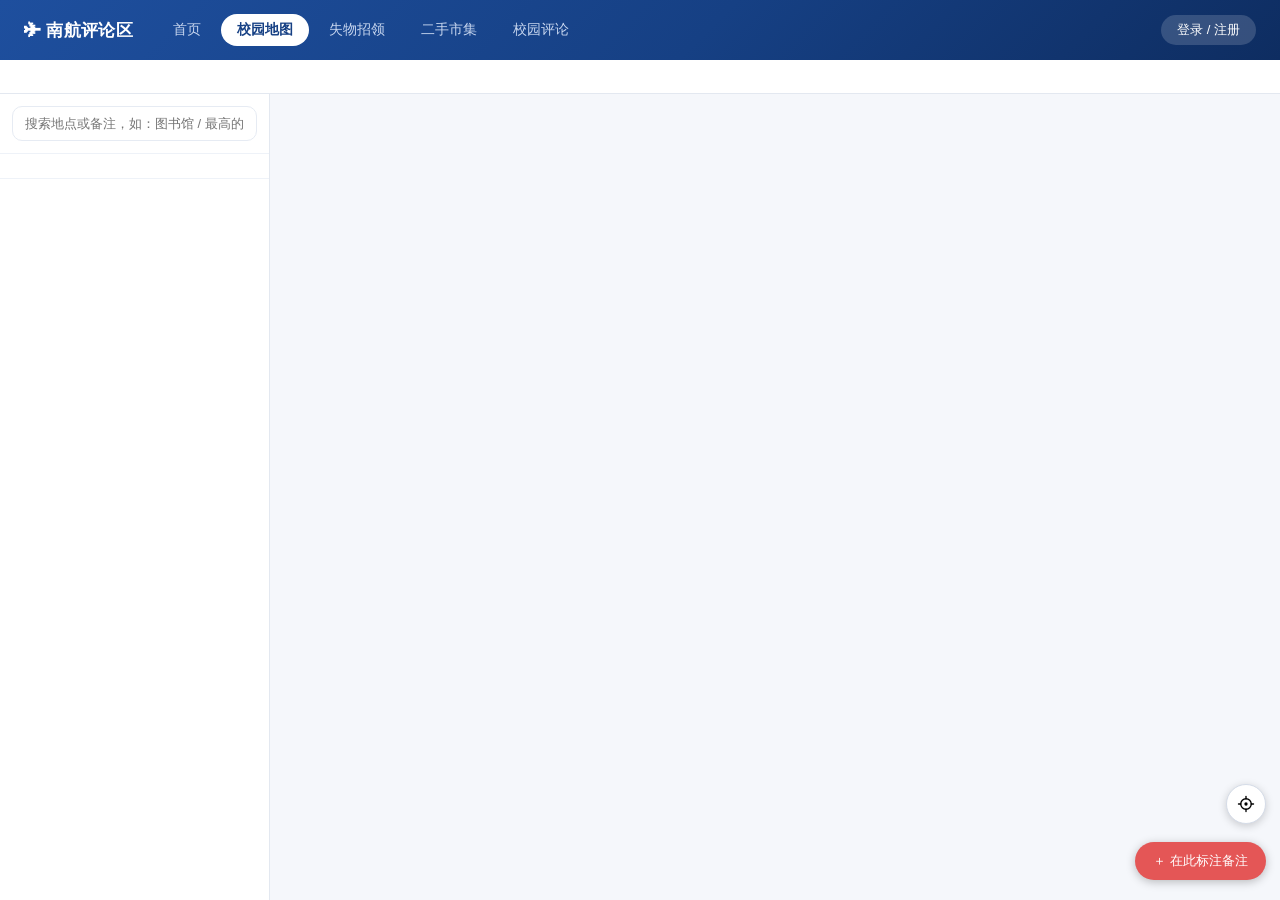
<file: 机器学习大作业(1)/机器学习大作业/campus-map/frontend/map.html>
<!DOCTYPE html>
<html lang="zh-CN">
<head>
<meta charset="utf-8">
<title>校园地图 · 南航评论区</title>
<meta name="viewport" content="width=device-width, initial-scale=1">
<meta http-equiv="Cache-Control" content="no-store">
<meta http-equiv="Pragma" content="no-cache">
<link rel="stylesheet" href="common.css">
<style>
  html,body { height:100%; }
  body { display:flex; flex-direction:column; }
  .subbar { height:34px; background:#fff; border-bottom:1px solid #e3e8f0; display:flex;
            align-items:center; padding:0 18px; gap:16px; font-size:12px; color:#5b7bb4; }
  .main { flex:1; display:flex; min-height:0; position:relative; }
  .panel { width:270px; background:#fff; border-right:1px solid #e3e8f0; display:flex;
           flex-direction:column; flex-shrink:0; }
  .search-box { padding:12px; border-bottom:1px solid #eef2f8; }
  .search-box input { width:100%; padding:9px 12px; border:1px solid #e6ebf3; border-radius:10px;
                      font-size:13px; outline:none; transition:.15s; }
  .search-box input:focus { border-color:#164084; box-shadow:0 0 0 3px rgba(22,64,132,.08); }
  .cats { display:flex; flex-wrap:wrap; gap:6px; padding:12px; border-bottom:1px solid #eef2f8; }
  .cat { font-size:12px; padding:4px 12px; border-radius:999px; background:#f4f7fb;
         color:#4a5a75; cursor:pointer; transition:.15s; border:1px solid #eef2f8; }
  .cat.active { background:#164084; color:#fff; border-color:#164084; }
  .poi-list { flex:1; overflow-y:auto; }
  .poi-item { padding:12px 14px; border-bottom:1px solid #f4f6fa; cursor:pointer; transition:.12s; }
  .poi-item:hover { background:#f7f9fd; }
  .poi-item .name { font-size:14px; font-weight:600; color:#16294a; }
  .poi-item .meta { font-size:12px; color:#94a3b8; margin-top:3px; display:flex; gap:8px; }

  #map { flex:1; height:100%; position:relative; z-index:0; }
  /* 路线信息浮窗（须在 TMap 内部 1000 层之上） */
  .route-info { position:absolute; left:12px; top:12px; z-index:1001; background:#fff;
                border-radius:8px; box-shadow:0 2px 8px rgba(0,0,0,.15); padding:10px 12px;
                max-width:280px; display:none; }
  .route-info h4 { font-size:13px; color:#26344d; margin-bottom:6px; }
  .route-info .steps { max-height:180px; overflow-y:auto; font-size:12px; color:#5b6b87;
                       line-height:1.7; }
  .route-info .close { position:absolute; right:8px; top:6px; cursor:pointer; color:#8a97ad; }
  .choose-tip { position:absolute; left:50%; top:14px; transform:translateX(-50%); z-index:1001;
                background:#164084; color:#fff; font-size:13px; padding:6px 14px;
                border-radius:16px; display:none; }
  .fab { position:absolute; right:14px; bottom:20px; z-index:1001; background:#e45656; color:#fff;
         border:none; border-radius:22px; padding:10px 18px; font-size:13px; cursor:pointer;
         box-shadow:0 2px 10px rgba(0,0,0,.25); }
  .fab:hover { background:#c94545; }
  /* 我的定位按钮 */
  .locate-btn { position:absolute; right:14px; bottom:76px; z-index:1001; width:40px; height:40px;
                border-radius:50%; background:#fff; border:1px solid #d5dce8; cursor:pointer;
                font-size:18px; box-shadow:0 2px 8px rgba(0,0,0,.18); line-height:1; }
  .locate-btn:hover { background:#f0f4fa; }
  .note-modal-box { background:#fff; border-radius:18px; padding:22px; width:380px;
                    max-width:92vw; border:1px solid #eef2f8;
                    box-shadow:0 24px 56px rgba(15,32,64,.28); }
  .note-modal-box h3 { font-size:15px; font-weight:600; color:#16294a; margin-bottom:10px; }
  .note-modal-box textarea,.note-modal-box select { width:100%; border:1px solid #e6ebf3;
        border-radius:10px; padding:10px 12px; font-size:13px; outline:none; font-family:inherit; }
  .note-modal-box textarea:focus,.note-modal-box select:focus { border-color:#164084; }
  .note-modal-box textarea { height:70px; resize:none; }
  .note-modal-box select { margin-top:8px; }
  .note-modal-box .actions { display:flex; gap:8px; margin-top:14px; }
  .note-modal-box .actions button { flex:1; padding:10px; border-radius:10px; border:none;
                                    cursor:pointer; font-size:13px; }

  .detail { width:340px; background:#fff; border-left:1px solid #e3e8f0; display:none;
            flex-direction:column; flex-shrink:0; }
  .detail.open { display:flex; }
  .detail-head { padding:16px 14px; border-bottom:1px solid #eef2f8; position:relative; }
  .detail-head h2 { font-size:16px; font-weight:600; color:#16294a; }
  .detail-head .desc { font-size:12px; color:#94a3b8; margin-top:4px; }
  .close-btn { position:absolute; top:10px; right:12px; cursor:pointer; color:#8a97ad;
               font-size:16px; border:none; background:none; }
  .senti-bar { margin-top:10px; height:8px; border-radius:4px; background:#e8edf4;
               overflow:hidden; }
  .senti-bar .pos { background:#e45656; height:100%; }
  .senti-text { font-size:12px; color:#8a97ad; margin-top:5px; }
  .act-row { display:flex; gap:8px; margin:10px 14px 0; }
  .act-row button { flex:1; padding:7px 0; border-radius:6px; border:1px solid #164084;
                    background:#fff; color:#164084; cursor:pointer; font-size:12px; }
  .act-row button.primary { background:#164084; color:#fff; }
  .tabs { display:flex; margin:12px 14px 0; border-bottom:1px solid #eef1f6; }
  .tab { padding:6px 14px; font-size:13px; color:#8a97ad; cursor:pointer; border-bottom:2px solid transparent; }
  .tab.active { color:#164084; font-weight:600; border-bottom-color:#164084; }
  .tab-body { flex:1; overflow-y:auto; padding:10px 14px; }
  .comment { padding:10px 0; border-bottom:1px solid #f2f4f8; }
  .comment .c-head { display:flex; align-items:center; gap:8px; font-size:12px; color:#8a97ad; }
  .comment .c-body { font-size:13px; color:#333c4e; margin-top:5px; line-height:1.5; }
  .note { padding:10px 0; border-bottom:1px solid #f2f4f8; }
  .note .n-head { font-size:12px; color:#8a97ad; display:flex; gap:8px; align-items:center; }
  .note .n-body { font-size:13px; color:#333c4e; margin-top:5px; line-height:1.5; }
  .form { padding:12px 14px; border-top:1px solid #eef1f6; }
  .form input,.form textarea,.form select { width:100%; border:1px solid #d5dce8;
        border-radius:6px; padding:7px 9px; font-size:13px; outline:none; font-family:inherit; }
  .form textarea { margin-top:6px; height:60px; resize:none; }
  .form .row { display:flex; gap:6px; margin-top:6px; align-items:center; }
  .form button { margin-top:8px; width:100%; padding:8px; background:#e45656; color:#fff;
                 border:none; border-radius:6px; cursor:pointer; font-size:13px; }
  .ml-result { margin-top:8px; font-size:12px; color:#2e7d32; display:none; }

  .modal { display:none; position:fixed; inset:0; background:rgba(20,30,50,.45); z-index:9000;
           align-items:center; justify-content:center; }
  .modal.open { display:flex; }
  .modal-box { background:#fff; border-radius:18px; padding:20px; width:720px; max-width:94vw;
               border:1px solid #eef2f8; box-shadow:0 24px 56px rgba(15,32,64,.28); }
  .modal-box h3 { font-size:15px; color:#26344d; margin-bottom:10px; display:flex;
                  justify-content:space-between; align-items:center; }
  .floor-tabs { display:flex; gap:8px; margin-bottom:10px; }
  .floor-tab { font-size:12px; padding:4px 14px; border-radius:12px; background:#eef2f9;
               cursor:pointer; color:#4a5a75; }
  .floor-tab.active { background:#164084; color:#fff; }
  #floorSvg { width:100%; }
  .room { cursor:pointer; }
  .room rect { fill:#eef4ff; stroke:#7d9ccc; stroke-width:1.5; }
  .room:hover rect { fill:#d4e4ff; }
  .room text { font-size:12px; fill:#2c3e60; pointer-events:none; }
  .banner { display:none; background:#fff3cd; color:#8a6d1a; font-size:13px; padding:8px 18px; }
  .banner.show { display:block; }
</style>

<script>
// ===== 腾讯地图 key 配置 =====
// 想让本地打开（http://127.0.0.1:8000/map.html）时也能用真实步行导航/地点搜索：
// 到 https://lbs.qq.com 免费注册并申请一个「WebService API / 地图SDK」key，填进下面引号里。
// 留空 = 保持 WorkBuddy 代理模式（WorkBuddy 预览环境自动替换占位符）。
const TMAP_KEY = '3NIBZ-IW5EJ-55OFI-XTXNT-LJZE3-MUBFS';
</script>
<script>
  if (TMAP_KEY) {
    // 有自己的 key：加载官方 SDK，站内步行路线/搜索服务全部可用
    document.write('<script src="https://map.qq.com/api/gljs?v=1.exp&libraries=service&key=' + TMAP_KEY + '"><\/script>');
  } else {
    // 没有 key：保持 WorkBuddy 代理占位符（绝对不要改动这两行）
    window._TMapSecurityConfig = {
      serviceHost: 'http://127.0.0.1:__WB_HTTP_PORT__/_TMapService/_wbt/__WB_TMAP_SECRET__',
    };
    document.write('<script src="https://map.qq.com/api/gljs?v=1.exp&libraries=service"><\/script>');
  }
</script>
</head>
<body>
<div id="header-root"></div>
<div class="subbar" id="subbar"></div>
<div class="banner" id="banner">⚠ 无法连接后端：请先在 backend 目录运行 python app.py，再刷新本页</div>

<div class="main">
  <div class="panel">
    <div class="search-box"><input id="searchInput" placeholder="搜索地点或备注，如：图书馆 / 最高的楼"></div>
    <div class="cats" id="cats"></div>
    <div class="poi-list" id="poiList"></div>
  </div>

  <div id="map">
    <div class="route-info" id="routeInfo" onclick="event.stopPropagation()">
      <span class="close" onclick="clearRoute()">✕</span>
      <h4 id="routeSummary"></h4>
      <div class="steps" id="routeSteps"></div>
    </div>
    <div class="choose-tip" id="chooseTip">正在选择起点：请点击地图上的位置</div>
    <div class="choose-tip" id="noteTip" style="background:#e45656">正在标注：请点击地图上任意位置添加备注</div>
    <button class="fab" onclick="event.stopPropagation();startAddNote()">＋ 在此标注备注</button>
    <button class="locate-btn" id="locateBtn" onclick="event.stopPropagation();locateMe()" title="定位到我的位置">
      <svg viewBox="0 0 24 24" fill="none" stroke="currentColor" stroke-width="1.8" stroke-linecap="round" stroke-linejoin="round" style="width:18px;height:18px;display:block;margin:auto"><circle cx="12" cy="12" r="7"/><path d="M12 2v3"/><path d="M12 19v3"/><path d="M2 12h3"/><path d="M19 12h3"/><circle cx="12" cy="12" r="2.2" fill="currentColor" stroke="none"/></svg>
    </button>
  </div>

  <div class="detail" id="detail">
    <div class="detail-head">
      <button class="close-btn" onclick="closeDetail()">✕</button>
      <h2 id="dName"></h2>
      <div class="desc" id="dDesc"></div>
      <div class="senti-text" id="dSentiText"></div>
    </div>
    <div class="act-row">
      <button class="primary" id="navBtn" onclick="startNav()">导航到这里</button>
      <button id="floorBtn" onclick="openFloorModal()" style="display:none">楼层平面图</button>
      <button id="noteDelBtn" onclick="deleteNotePanel()" style="display:none">删除备注</button>
    </div>
    <div class="tabs">
      <div class="tab active" id="tabComment" onclick="switchTab('comment')">评论</div>
      <div class="tab" id="tabNote" onclick="switchTab('note')">备注</div>
    </div>
    <div class="tab-body" id="tabBody"></div>
    <div class="form">
      <input id="cAuthor" placeholder="昵称（已登录则自动署名）">
      <textarea id="cContent" placeholder="说说这个地点怎么样…发布后自动匹配标签"></textarea>
      <div class="row" id="visRow" style="display:none">
        <select id="nVis">
          <option value="public">公开（所有人可见）</option>
          <option value="private">私密（仅自己可见）</option>
        </select>
      </div>
      <button onclick="submitCurrent()" id="submitBtn">发表评论</button>
    </div>
  </div>
</div>

<div class="modal" id="floorModal">
  <div class="modal-box">
    <h3><span id="floorTitle">一号楼 楼层平面图</span>
        <button class="close-btn" style="position:static" onclick="closeFloorModal()">✕</button></h3>
    <div class="floor-tabs" id="floorTabs"></div>
    <svg id="floorSvg" viewBox="0 0 680 260"></svg>
    <div class="muted" style="margin-top:6px">点击教室即可查看/评论该教室</div>
  </div>
</div>

<!-- 任意点标注：创建备注 -->
<div class="modal" id="noteCreateModal">
  <div class="note-modal-box">
    <h3>添加地点备注</h3>
    <div class="muted" id="noteCoord"></div>
    <textarea id="noteContent" placeholder="如：全校最高的楼 / 拍毕业照的宝藏机位 / 这里有流浪猫"></textarea>
    <select id="noteVis">
      <option value="public">公开（所有用户可搜索到）</option>
      <option value="private">私密（仅自己可见）</option>
    </select>
    <div class="actions">
      <button style="background:#eef2f9;color:#4a5a75" onclick="rePickNote()">↺ 重新选点</button>
      <button style="background:#eef2f9;color:#4a5a75" onclick="closeNoteCreate()">取消</button>
      <button class="btn-danger" onclick="submitMapNote()">确认标注</button>
    </div>
  </div>
</div>

<!-- 备注详情 -->
<div class="modal" id="noteDetailModal">
  <div class="note-modal-box">
    <h3>备注详情</h3>
    <div class="muted" id="ndMeta"></div>
    <div id="ndBody" style="font-size:14px;color:#333c4e;line-height:1.7;margin:10px 0"></div>
    <div class="actions">
      <button style="background:#eef2f9;color:#4a5a75" onclick="closeNoteDetail()">关闭</button>
      <button class="btn-danger" id="ndDelete" onclick="deleteCurrentNote()" style="display:none">删除</button>
    </div>
  </div>
</div>

<script src="common.js"></script>
<script>
/* ============ WGS84 -> GCJ02 坐标转换（浏览器定位为 WGS84，腾讯地图为 GCJ02） ============ */
const PI = Math.PI, A = 6378245.0, EE = 0.00669342162296594323;
function outOfChina(lat, lng) {
  return lng < 72.004 || lng > 137.8347 || lat < 0.8293 || lat > 55.8271;
}
function transformLat(x, y) {
  let ret = -100.0 + 2.0*x + 3.0*y + 0.2*y*y + 0.1*x*y + 0.2*Math.sqrt(Math.abs(x));
  ret += (20.0*Math.sin(6.0*x*PI) + 20.0*Math.sin(2.0*x*PI)) * 2.0/3.0;
  ret += (20.0*Math.sin(y*PI) + 40.0*Math.sin(y/3.0*PI)) * 2.0/3.0;
  ret += (160.0*Math.sin(y/12.0*PI) + 320*Math.sin(y*PI/30.0)) * 2.0/3.0;
  return ret;
}
function transformLng(x, y) {
  let ret = 300.0 + x + 2.0*y + 0.1*x*x + 0.1*x*y + 0.1*Math.sqrt(Math.abs(x));
  ret += (20.0*Math.sin(6.0*x*PI) + 20.0*Math.sin(2.0*x*PI)) * 2.0/3.0;
  ret += (20.0*Math.sin(x*PI) + 40.0*Math.sin(x/3.0*PI)) * 2.0/3.0;
  ret += (150.0*Math.sin(x/12.0*PI) + 300.0*Math.sin(x/30.0*PI)) * 2.0/3.0;
  return ret;
}
function wgs84ToGcj02(lat, lng) {
  if (outOfChina(lat, lng)) return [lat, lng];
  let dLat = transformLat(lng - 105.0, lat - 35.0);
  let dLng = transformLng(lng - 105.0, lat - 35.0);
  const radLat = lat / 180.0 * PI;
  let magic = Math.sin(radLat);
  magic = 1 - EE * magic * magic;
  const sqrtMagic = Math.sqrt(magic);
  dLat = (dLat * 180.0) / ((A * (1 - EE)) / (magic * sqrtMagic) * PI);
  dLng = (dLng * 180.0) / (A / sqrtMagic * Math.cos(radLat) * PI);
  return [lat + dLat, lng + dLng];
}

/* ============ 地图模块 ============ */
const CATS = [['', '全部'], ['library','图书馆'], ['teaching','教学楼'], ['canteen','食堂'],
              ['sports','体育'], ['dorm','宿舍'], ['other','其他']];
/* 所有地点图标统一为红色（品牌红） */
const CAT_COLOR = { library:'#e45656', teaching:'#e45656', canteen:'#e45656',
                    sports:'#e45656', dorm:'#e45656', other:'#e45656', classroom:'#e45656' };
const CAT_NAME = Object.fromEntries(CATS.slice(1));

let map, notesLayer, pois = [], mapNotes = [], currentPoi = null, activeCat = '', curTab = 'comment';
let roomIdMap = {}, routePolyline = null, startMarker = null, choosingStart = false, startPos = null;
let addingNote = false, notePos = null, currentNote = null;
let notePickMarker = null, myLocMarker = null, myLoc = null;
let singleMarker = null;   // 当前唯一高亮的地点图标（默认全隐藏，选中才显示）
let noteFocusMarker = null; // 点击备注后临时显示的定位图钉
let notePanel = null;      // 右侧详情面板当前展示的备注（POI 模式时为 null）

function markerIcon(color) {
  const svg = `<svg xmlns="http://www.w3.org/2000/svg" width="26" height="34" viewBox="0 0 26 34">
    <path d="M13 1C6.9 1 2 5.9 2 12c0 8 11 21 11 21s11-13 11-21c0-6.1-4.9-11-11-11z"
      fill="${color}" stroke="#fff" stroke-width="1.5"/>
    <circle cx="13" cy="12" r="4" fill="#fff"/></svg>`;
  return 'data:image/svg+xml,' + encodeURIComponent(svg);
}

/* 我的位置：蓝色圆点（仿主流地图 App） */
function myLocIcon() {
  const svg = `<svg xmlns="http://www.w3.org/2000/svg" width="22" height="22" viewBox="0 0 22 22">
    <circle cx="11" cy="11" r="10" fill="#1e6fd9" fill-opacity="0.18"/>
    <circle cx="11" cy="11" r="6" fill="#1e6fd9" stroke="#fff" stroke-width="2.5"/></svg>`;
  return 'data:image/svg+xml,' + encodeURIComponent(svg);
}

function showMyLoc(pos) {
  myLoc = pos;
  if (myLocMarker) myLocMarker.setMap(null);
  myLocMarker = new TMap.MultiMarker({
    map, styles: { me: new TMap.MarkerStyle({ width: 22, height: 22,
      src: myLocIcon(), anchor: { x: 11, y: 11 } }) },
    geometries: [{ id: 'me', styleId: 'me', position: pos }],
  });
}

/* 标注选点：临时红色图钉，让用户看到自己选了哪里 */
function showNotePick(pos) {
  if (notePickMarker) notePickMarker.setMap(null);
  notePickMarker = new TMap.MultiMarker({
    map, styles: { pick: new TMap.MarkerStyle({ width: 30, height: 40,
      src: markerIcon('#e45656'), anchor: { x: 15, y: 40 } }) },
    geometries: [{ id: 'pick', styleId: 'pick', position: pos }],
  });
}
function clearNotePick() {
  if (notePickMarker) { notePickMarker.setMap(null); notePickMarker = null; }
}

function initMap() {
  map = new TMap.Map('map', { zoom: 16, center: new TMap.LatLng(31.9387, 118.7917) });
  map.on('click', e => {
    // 任意点备注模式优先
    if (addingNote) {
      addingNote = false;
      notePos = e.latLng;
      showNotePick(notePos);   // 立即在选中的位置打上图钉
      map.panBy([0, -180]);    // 地图内容下移，让图钉露出弹窗遮挡区
      document.getElementById('noteTip').style.display = 'none';
      document.getElementById('noteCoord').textContent =
        `已选中位置：${notePos.getLat().toFixed(5)}, ${notePos.getLng().toFixed(5)}`;
      document.getElementById('noteCreateModal').classList.add('open');
      return;
    }
    if (!choosingStart) return;
    startPos = e.latLng;
    choosingStart = false;
    document.getElementById('chooseTip').style.display = 'none';
    if (startMarker) startMarker.setMap(null);
    startMarker = new TMap.MultiMarker({
      map, styles: { s: new TMap.MarkerStyle({ width: 22, height: 22,
        src: markerIcon('#2e9e4f'), anchor: { x: 11, y: 11 } }) },
      geometries: [{ id: 'start', styleId: 's', position: startPos }],
    });
    if (currentPoi) doRoute(startPos, new TMap.LatLng(currentPoi.lat, currentPoi.lng));
  });
}

/* 默认不铺图标：只在选中某个地点时，点亮那一个地点的高亮图标（放大醒目） */
function highlightMarker(p) {
  if (singleMarker) { singleMarker.setMap(null); singleMarker = null; }
  if (!p || !p.lat || !p.lng) return;
  const color = CAT_COLOR[p.category] || '#e45656';
  singleMarker = new TMap.MultiMarker({
    map,
    styles: { hl: new TMap.MarkerStyle({ width: 34, height: 44,
      src: markerIcon(color), anchor: { x: 17, y: 44 } }) },
    geometries: [{ id: 'hl', styleId: 'hl',
      position: new TMap.LatLng(p.lat, p.lng) }],
  });
  singleMarker.on('click', () => openDetail(p.id));
}
function clearHighlightMarker() {
  if (singleMarker) { singleMarker.setMap(null); singleMarker = null; }
}

function renderPoiList(poiArr, noteArr) {
  const box = document.getElementById('poiList');
  const poiHtml = poiArr.map(p => {
    const s = p.stats;
    return `<div class="poi-item" onclick="openDetail(${p.id})">
      <div class="name">${esc(p.name)}</div>
      <div class="meta"><span>${CAT_NAME[p.category] || ''}</span>
        <span>评论 ${s.total}</span></div></div>`;
  }).join('');
  const noteHtml = (noteArr || []).map(n => {
    const snippet = n.content.length > 26 ? n.content.slice(0, 26) + '…' : n.content;
    return `<div class="poi-item" onclick="openNoteById(${n.id})">
      <div class="name">${esc(snippet)}</div>
      <div class="meta"><span>${n.poi_name ? esc(n.poi_name) : '自由标注'}</span>
        <span>${esc(n.author)}</span>
        <span>${n.visibility === 'private' ? '私密' : '公开'}</span></div></div>`;
  }).join('');
  box.innerHTML = (poiHtml + noteHtml) || '<div style="padding:20px" class="muted">无匹配地点或备注</div>';
}

function renderList() {
  const kw = document.getElementById('searchInput').value.trim();
  if (!kw) {
    renderPoiList(pois.filter(p => !activeCat || p.category === activeCat), []);
    return;
  }
  // 组合搜索：POI 名称/描述 + 公开备注内容（自己的私密备注也能搜到）
  fetch(`${API}/search_map?q=${encodeURIComponent(kw)}`,
        getToken() ? { headers: { Authorization: 'Bearer ' + getToken() } } : {})
    .then(r => r.json())
    .then(res => {
      window._lastSearchNotes = res.notes;
      let arr = res.pois;
      if (activeCat) arr = arr.filter(p => p.category === activeCat);
      renderPoiList(arr, res.notes);
    })
    .catch(() => renderPoiList([], []));
}
function renderCats() {
  document.getElementById('cats').innerHTML = CATS.map(([v, n]) =>
    `<span class="cat ${v === activeCat ? 'active' : ''}" onclick="setCat('${v}')">${n}</span>`).join('');
}
function setCat(v) { activeCat = v; renderCats(); renderList(); }

/* ---------- 详情 ---------- */
async function openDetail(pid) {
  const [d, cmts, notes] = await Promise.all([
    fetch(`${API}/pois/${pid}`).then(r => r.json()),
    fetch(`${API}/pois/${pid}/comments`).then(r => r.json()),
    fetch(`${API}/pois/${pid}/notes`,
      getToken() ? { headers: { Authorization: 'Bearer ' + getToken() } } : {}).then(r => r.json())
      .catch(() => []),
  ]);
  currentPoi = d;
  notePanel = null;   // 进入 POI 模式
  document.getElementById('tabNote').style.display = '';      // 恢复"备注"标签页
  document.getElementById('noteDelBtn').style.display = 'none';
  clearNoteFocus();
  document.getElementById('detail').classList.add('open');
  document.getElementById('dName').textContent = d.name;
  document.getElementById('dDesc').textContent = d.description || '';
  const s = d.stats;
  document.getElementById('dSentiText').textContent = s.total
    ? `共 ${s.total} 条评论`
    : '暂无评论，来抢沙发';
  const btn = document.getElementById('floorBtn');
  if (d.children && d.children.length) {
    btn.style.display = 'block';
    roomIdMap = Object.fromEntries(d.children.map(c => [c.name, c.id]));
  } else btn.style.display = 'none';
  window._comments = cmts; window._notes = notes;
  switchTab('comment');
  if (map && d.lat) {
    map.setCenter(new TMap.LatLng(d.lat, d.lng));
    highlightMarker(d);   // 选中才点亮该地点图标
  }
}

/* 备注详情：像 POI 一样在右侧面板展示，并支持评论互动 */
async function openNotePanel(n) {
  currentPoi = null;
  notePanel = n;
  let cmts = [];
  try {
    cmts = await fetch(`${API}/map_notes/${n.id}/comments`,
      getToken() ? { headers: { Authorization: 'Bearer ' + getToken() } } : {}).then(r => r.json());
  } catch (e) { cmts = []; }
  window._noteComms = cmts;
  clearHighlightMarker();
  document.getElementById('detail').classList.add('open');
  document.getElementById('dName').textContent =
    n.content.length > 16 ? n.content.slice(0, 16) + '…' : n.content;
  document.getElementById('dDesc').textContent =
    `${n.poi_name ? n.poi_name : '自由标注'} · ${n.author} · ` +
    (n.visibility === 'private' ? '只自己可见' : '公开');
  const total = cmts.length;
  document.getElementById('dSentiText').textContent = total
    ? `共 ${total} 条评论`
    : '还没有人评论这个备注，来聊聊';
  document.getElementById('floorBtn').style.display = 'none';
  document.getElementById('noteDelBtn').style.display =
    (n.author === getUser()) ? 'block' : 'none';
  document.getElementById('tabNote').style.display = 'none';   // 备注面板只有"评论"标签
  switchTab('comment');
}

function switchTab(tab) {
  if (notePanel && tab !== 'comment') return;   // 备注面板只有"评论"标签
  curTab = tab;
  document.getElementById('tabComment').classList.toggle('active', tab === 'comment');
  document.getElementById('tabNote').classList.toggle('active', tab === 'note');
  document.getElementById('visRow').style.display = tab === 'note' ? 'flex' : 'none';
  document.getElementById('submitBtn').textContent = tab === 'comment' ? '发表评论' : '添加备注';
  document.getElementById('cContent').placeholder = tab === 'comment'
    ? '说说这个地点怎么样…'
    : '给这个地点加个备忘：比如「周三下午人少」「3 号插座是坏的」';
  renderTabBody();
}

function renderTabBody() {
  const box = document.getElementById('tabBody');
  if (notePanel) {   // 备注面板：展示备注的评论
    const me = getUser();
    box.innerHTML = (window._noteComms || []).map(c => {
      // 删评权限：评论作者本人，或备注作者（楼主）
      const canDel = me && (c.author === me || notePanel.author === me);
      return `
      <div class="comment">
        <div class="c-head">
          <b style="color:#4a5a75">${esc(c.author)}</b>
          ${canDel ? `<span class="c-del" onclick="delNoteComment(${c.id})">删除</span>` : ''}
          <span style="margin-left:auto">${fmtTime(c.created_at)}</span>
        </div>
        <div class="c-body">${esc(c.content)}</div>
      </div>`;
    }).join('') || '<div class="muted" style="padding:16px">还没有评论，来说两句</div>';
    return;
  }
  if (curTab === 'comment') {
    const me = getUser();
    box.innerHTML = (window._comments || []).map(c => {
      // 地点评论没有"楼主"概念：只有评论作者本人能删
      const canDel = me && c.author === me;
      return `
      <div class="comment">
        <div class="c-head">
          <b style="color:#4a5a75">${esc(c.author)}</b>
          ${canDel ? `<span class="c-del" onclick="delPoiComment(${c.id})">删除</span>` : ''}
          <span style="margin-left:auto">${fmtTime(c.created_at)}</span>
        </div>
        <div class="c-body">${esc(c.content)}</div>
      </div>`;
    }).join('') || '<div class="muted" style="padding:16px">还没有评论，来抢沙发</div>';
  } else {
    box.innerHTML = (window._notes || []).map(n => `
      <div class="note">
        <div class="n-head">
          <b style="color:#4a5a75">${esc(n.author)}</b>
          <span class="badge-${n.visibility === 'private' ? 'red' : 'green'}">
            ${n.visibility === 'private' ? '私密' : '公开'}</span>
          <span style="margin-left:auto">${fmtTime(n.created_at)}</span>
        </div>
        <div class="n-body">${esc(n.content)}</div>
      </div>`).join('') || '<div class="muted" style="padding:16px">暂无备注</div>';
  }
}

/* ---------- 删评 ---------- */

/* 重新拉取当前面板的评论并重绘 */
async function reloadComments() {
  const opt = getToken() ? { headers: { Authorization: 'Bearer ' + getToken() } } : {};
  try {
    if (notePanel) {
      window._noteComms = await fetch(`${API}/map_notes/${notePanel.id}/comments`, opt)
        .then(r => r.json());
    } else if (currentPoi) {
      window._comments = await fetch(`${API}/pois/${currentPoi.id}/comments`, opt)
        .then(r => r.json());
      loadPois();          // 顺带刷新列表上的评论数
    }
  } catch (e) { /* 忽略，保持旧列表 */ }
  renderTabBody();
}

async function delPoiComment(cid) {
  if (!currentPoi) return;
  if (!confirm('确定删除这条评论吗？删除后不可恢复。')) return;
  try {
    await api(`/pois/${currentPoi.id}/comments/${cid}`, { method: 'DELETE' });
    showToast('评论已删除');
    await reloadComments();
  } catch (e) { handleWriteError(e, null); }
}

async function delNoteComment(cid) {
  if (!notePanel) return;
  if (!confirm('确定删除这条评论吗？删除后不可恢复。')) return;
  try {
    await api(`/map_notes/${notePanel.id}/comments/${cid}`, { method: 'DELETE' });
    showToast('评论已删除');
    await reloadComments();
  } catch (e) { handleWriteError(e, null); }
}

async function submitCurrent() {
  if (notePanel) return submitNoteComment();   // 备注面板：给备注发评论
  if (curTab === 'note') return submitNote();
  const content = document.getElementById('cContent').value.trim();
  if (!content || !currentPoi) return;
  const author = document.getElementById('cAuthor').value.trim();
  // ML② 内容安全：地点评论同样过一遍识别，被拦截时就地提示原因
  try {
    await api(`/pois/${currentPoi.id}/comments`, {
      method: 'POST', body: JSON.stringify({ author, content }),
    });
    document.getElementById('cContent').value = '';
    openDetail(currentPoi.id);
    loadPois();
  } catch (e) {
    handleWriteError(e, null);
  }
}

/* 备注面板里给备注发表评论 */
async function submitNoteComment() {
  const content = document.getElementById('cContent').value.trim();
  if (!content || !notePanel) return;
  const author = document.getElementById('cAuthor').value.trim();
  try {
    await api(`/map_notes/${notePanel.id}/comments`, {
      method: 'POST', body: JSON.stringify({ author, content }),
    });
    document.getElementById('cContent').value = '';
    loadNotes();
    await openNotePanel(JSON.parse(JSON.stringify(notePanel)));   // 刷新评论区
  } catch (e) { handleWriteError(e, null); }
}

async function submitNote() {
  if (!requireLogin()) return;
  const content = document.getElementById('cContent').value.trim();
  if (!content || !currentPoi) return;
  const visibility = document.getElementById('nVis').value;
  try {
    await api(`/pois/${currentPoi.id}/notes`, {
      method: 'POST', body: JSON.stringify({ content, visibility }),
    });
    document.getElementById('cContent').value = '';
    openDetail(currentPoi.id);
    loadStats();
  } catch (e) {
    handleWriteError(e, null);
  }
}

function closeDetail() {
  document.getElementById('detail').classList.remove('open');
  document.getElementById('noteDelBtn').style.display = 'none';
  notePanel = null;
  clearHighlightMarker();   // 关闭详情时熄灭地点图标
  clearNoteFocus();
}

/* 备注面板里删除自己的备注 */
async function deleteNotePanel() {
  if (!notePanel) return;
  if (!confirm('确定删除这条备注吗？')) return;
  try {
    await api('/notes/' + notePanel.id, { method: 'DELETE' });
    closeDetail();
    loadNotes();
    loadStats();
    renderList();
  } catch (e) { alert(e.message || '删除失败'); }
}

/* ---------- 步行导航 ---------- */
async function startNav() {
  let dest = null;
  if (currentPoi && currentPoi.lat) dest = new TMap.LatLng(currentPoi.lat, currentPoi.lng);
  else if (notePanel && notePanel.lat && notePanel.lng) dest = new TMap.LatLng(notePanel.lat, notePanel.lng);
  if (!dest) return;
  let from = startPos;
  if (!from) from = await getMyLocation();
  if (!from) {
    choosingStart = true;
    document.getElementById('chooseTip').style.display = 'block';
    return;
  }
  doRoute(from, dest);
}

/* 点击定位按钮：定位并在图上显示我的位置 */
async function locateMe() {
  const btn = document.getElementById('locateBtn');
  btn.style.opacity = '.45';
  const pos = await getMyLocation();
  btn.style.opacity = '1';
  if (!pos) {
    alert('定位失败：请检查浏览器定位权限（需要在 localhost 或 https 环境下才允许定位）');
    return;
  }
  showMyLoc(pos);
  map.setCenter(pos);
}

function getMyLocation() {
  return new Promise(resolve => {
    if (!navigator.geolocation) return resolve(null);
    navigator.geolocation.getCurrentPosition(
      p => {
        const [lat, lng] = wgs84ToGcj02(p.coords.latitude, p.coords.longitude);
        const pos = new TMap.LatLng(lat, lng);
        showMyLoc(pos);          // 定位成功即在图上标出我的位置
        resolve(pos);
      },
      () => resolve(null),
      { timeout: 6000, enableHighAccuracy: true });
  });
}

function doRoute(from, to) {
  const walking = new TMap.service.Walking({});
  walking.search({ from, to })
    .then(res => {
      const route = (res.result && res.result.routes && res.result.routes[0]) || res.routes[0];
      if (!route) throw new Error('未找到路线');
      // polyline 为压缩坐标：前两位为绝对值，之后为增量（×1e6）
      const coors = route.polyline.slice();
      for (let i = 2; i < coors.length; i++) coors[i] = coors[i - 2] + coors[i] / 1e6;
      const pl = [];
      for (let i = 0; i < coors.length; i += 2) pl.push(new TMap.LatLng(coors[i], coors[i + 1]));
      clearRoute(true);
      routePolyline = new TMap.MultiPolyline({
        map, styles: { line: new TMap.PolylineStyle({ color: '#1e6fd9', width: 6, borderWidth: 2,
          borderColor: '#fff', lineCap: 'round' }) },
        geometries: [{ id: 'route', styleId: 'line', paths: pl }],
      });
      const km = route.distance >= 1000 ? (route.distance / 1000).toFixed(2) + ' 公里'
                                        : route.distance + ' 米';
      document.getElementById('routeSummary').textContent =
        `步行约 ${km} · 预计 ${route.duration} 分钟 → ${currentPoi ? currentPoi.name : ''}`;
      document.getElementById('routeSteps').innerHTML =
        (route.steps || []).map((s, i) => `${i + 1}. ${s.instruction}`).join('<br>') ||
        '暂无分步指引';
      document.getElementById('routeInfo').style.display = 'block';
      map.easeTo({ bounds: boundsOf(pl) });
    })
    .catch(() => {
      /* 站内 Walking 路线服务需要腾讯密钥（代理占位符环境或未填 key 时必然失败）。
         降级：地图内绘制"直线参考路线"，展示直线距离与预估步行时间，不跳转、不报错。
         填了 TMAP_KEY 后此处不会再触发，会直接画出真实路网步行路线。 */
      drawStraightFallback(from, to);
    });
}

/* 无密钥时的站内兜底：起点→终点直线参考路线（虚线 + 距离/耗时估算） */
function drawStraightFallback(from, to) {
  clearRoute(true);
  routePolyline = new TMap.MultiPolyline({
    map, styles: { line: new TMap.PolylineStyle({ color: '#1e6fd9', width: 5,
      borderWidth: 2, borderColor: '#fff', lineCap: 'round' }) },
    geometries: [{ id: 'route', styleId: 'line', paths: [from, to] }],
  });
  // Haversine 球面直线距离（米）
  const R = 6371000, rad = d => d * Math.PI / 180;
  const dLat = rad(to.getLat() - from.getLat());
  const dLng = rad(to.getLng() - from.getLng());
  const a = Math.sin(dLat / 2) ** 2 +
      Math.cos(rad(from.getLat())) * Math.cos(rad(to.getLat())) * Math.sin(dLng / 2) ** 2;
  const dist = 2 * R * Math.asin(Math.sqrt(a));
  const mins = Math.max(1, Math.round(dist / 80));   // 按步行 80 米/分钟估算
  const km = dist >= 1000 ? (dist / 1000).toFixed(2) + ' 公里' : Math.round(dist) + ' 米';
  document.getElementById('routeSummary').textContent =
    `直线参考约 ${km} · 步行约 ${mins} 分钟 → ${currentPoi ? currentPoi.name : (notePanel ? '该备注位置' : '')}`;
  document.getElementById('routeSteps').innerHTML =
    '⚠ 当前为直线参考路线。<br>真实步行路线服务暂不可用（可能当日免费额度已用完，次日自动恢复），恢复后再点一次导航即可。';
  document.getElementById('routeInfo').style.display = 'block';
  map.easeTo({ bounds: boundsOf([from, to]) });
}

function boundsOf(points) {
  const bounds = new TMap.LatLngBounds();
  points.forEach(p => bounds.extend(p));
  return bounds;
}

function clearRoute(keep) {
  if (routePolyline) { routePolyline.setMap(null); routePolyline = null; }
  if (!keep) {
    if (startMarker) { startMarker.setMap(null); startMarker = null; }
    startPos = null;
    document.getElementById('routeInfo').style.display = 'none';
  }
}

/* ---------- 任意点备注标注 ---------- */
function noteDotIcon(privateNote) {
  const svg = `<svg xmlns="http://www.w3.org/2000/svg" width="16" height="16" viewBox="0 0 16 16">
    <circle cx="8" cy="8" r="6" fill="${privateNote ? '#8a97ad' : '#e6891e'}"
      stroke="#fff" stroke-width="2"/></svg>`;
  return 'data:image/svg+xml,' + encodeURIComponent(svg);
}

function startAddNote() {
  if (!requireLogin()) return;
  addingNote = true;
  document.getElementById('noteTip').style.display = 'block';
}

function closeNoteCreate() {
  clearNotePick();
  notePos = null;
  document.getElementById('noteCreateModal').classList.remove('open');
}

/* 选错位置：回到地图重新点选 */
function rePickNote() {
  clearNotePick();
  notePos = null;
  document.getElementById('noteCreateModal').classList.remove('open');
  addingNote = true;
  document.getElementById('noteTip').style.display = 'block';
}

async function submitMapNote() {
  const content = document.getElementById('noteContent').value.trim();
  if (!content || !notePos) return;
  try {
    await api('/map_notes', {
      method: 'POST',
      body: JSON.stringify({
        content, visibility: document.getElementById('noteVis').value,
        lat: notePos.getLat(), lng: notePos.getLng(),
      }),
    });
    document.getElementById('noteContent').value = '';
    closeNoteCreate();   // 内部会清除临时图钉
    loadNotes();
    loadStats();
    renderList();
  } catch (e) { handleWriteError(e, null); }
}

async function loadNotes() {
  try {
    mapNotes = await fetch(`${API}/map_notes`,
      getToken() ? { headers: { Authorization: 'Bearer ' + getToken() } } : {}).then(r => r.json());
  } catch (e) { mapNotes = []; return; }
  renderNotesLayer();
}

/* 备注点默认不渲染到地图（地图保持清爽），备注改由左侧列表搜索结果点击查看。
   如需恢复地图上的备注圆点，恢复下方的 Multimarker 渲染即可。 */
function renderNotesLayer() {
  if (notesLayer) { notesLayer.setMap(null); notesLayer = null; }
  return;
}

/* 点击备注后，在地图上用红色图钉标出该备注的具体位置 */
function highlightNote(n) {
  clearNoteFocus();
  if (!n || !n.lat || !n.lng) return;
  noteFocusMarker = new TMap.MultiMarker({
    map,
    styles: { nf: new TMap.MarkerStyle({ width: 26, height: 34,
      src: markerIcon('#e45656'), anchor: { x: 13, y: 34 } }) },
    geometries: [{ id: 'note-focus', styleId: 'nf',
      position: new TMap.LatLng(n.lat, n.lng) }],
  });
}
function clearNoteFocus() {
  if (noteFocusMarker) { noteFocusMarker.setMap(null); noteFocusMarker = null; }
}

function openNoteById(id) {
  const n = mapNotes.find(x => x.id === id) ||
            (window._lastSearchNotes || []).find(x => x.id === id);
  if (!n) return;
  if (n.lat && n.lng) {
    map.setCenter(new TMap.LatLng(n.lat, n.lng));
    highlightNote(n);   // 在地图上用橙色图钉标出该备注位置
  }
  openNotePanel(n);   // 备注在右侧详情面板展示，支持评论
}

function openNoteDetail(n) {
  currentNote = n;
  document.getElementById('ndMeta').textContent =
    `${n.author} · ${fmtTime(n.created_at)} · ` +
    (n.poi_name ? n.poi_name : '自由标注') +
    (n.visibility === 'private' ? ' · 私密' : ' · 公开');
  document.getElementById('ndBody').textContent = n.content;
  document.getElementById('ndDelete').style.display = (n.author === getUser()) ? 'block' : 'none';
  document.getElementById('noteDetailModal').classList.add('open');
}
function closeNoteDetail() {
  document.getElementById('noteDetailModal').classList.remove('open');
  clearNoteFocus();   // 关闭时清除备注定位图钉
}

async function deleteCurrentNote() {
  if (!currentNote) return;
  try {
    await api('/notes/' + currentNote.id, { method: 'DELETE' });
    closeNoteDetail();
    loadNotes();
    loadStats();
    renderList();
  } catch (e) { alert(e.message || '删除失败'); }
}

/* ---------- 楼层平面图 ---------- */
let curFloor = 1;
function openFloorModal() {
  if (!currentPoi) return;
  document.getElementById('floorTitle').textContent = currentPoi.name + ' 楼层平面图';
  document.getElementById('floorModal').classList.add('open');
  curFloor = 1;
  renderFloorTabs(); renderFloorSvg();
}
function closeFloorModal() { document.getElementById('floorModal').classList.remove('open'); }
function renderFloorTabs() {
  document.getElementById('floorTabs').innerHTML = [1, 2].map(f =>
    `<span class="floor-tab ${f === curFloor ? 'active' : ''}" onclick="switchFloor(${f})">${f} 层</span>`).join('');
}
function switchFloor(f) { curFloor = f; renderFloorTabs(); renderFloorSvg(); }
function renderFloorSvg() {
  const base = curFloor === 1 ? 100 : 200;
  const parts = [
    `<rect x="20" y="100" width="640" height="60" fill="#f5f0e1" stroke="#cbbf9a"/>`,
    `<text x="330" y="135" font-size="13" fill="#8a7d52" text-anchor="middle">走 廊</text>`,
    `<rect x="20" y="180" width="60" height="60" fill="#e8edf4" stroke="#9aa8bf"/>`,
    `<text x="50" y="214" font-size="11" fill="#5b6b87" text-anchor="middle">楼梯</text>`,
    `<rect x="600" y="180" width="60" height="60" fill="#e8edf4" stroke="#9aa8bf"/>`,
    `<text x="630" y="214" font-size="11" fill="#5b6b87" text-anchor="middle">楼梯</text>`,
  ];
  for (let i = 0; i < 5; i++) {
    const no = base + i + 1, x = 20 + i * 128;
    parts.push(`<g class="room" onclick="openRoom('1-${no}教室')">
      <rect x="${x + 2}" y="20" width="124" height="70" rx="4"/>
      <text x="${x + 64}" y="60" text-anchor="middle">1-${no}</text></g>`);
  }
  for (let i = 0; i < 5; i++) {
    const no = base + i + 6, x = 84 + i * 128;
    if (x + 126 > 600) break;
    parts.push(`<g class="room" onclick="openRoom('1-${no}教室')">
      <rect x="${x + 2}" y="170" width="124" height="70" rx="4"/>
      <text x="${x + 64}" y="210" text-anchor="middle">1-${no}</text></g>`);
  }
  document.getElementById('floorSvg').innerHTML = parts.join('');
}
function openRoom(name) {
  const id = roomIdMap[name];
  closeFloorModal();
  if (id) openDetail(id);
}

/* ---------- 数据装载 ---------- */
async function loadPois() {
  try {
    pois = await fetch(`${API}/pois`).then(r => r.json());
    document.getElementById('banner').classList.remove('show');
  } catch (e) {
    document.getElementById('banner').classList.add('show');
    return;
  }
  renderList();   // 地图不再默认铺满图标，改为选中地点时才点亮
}

async function loadStats() {
  try {
    const s = await fetch(`${API}/stats`).then(r => r.json());
    document.getElementById('subbar').innerHTML =
      `<span>地点 ${s.poi_count}</span>
       <span>评论 ${s.comment_count}</span>
       <span>备注 ${s.note_count}</span>
       <span>失物招领待处理 ${s.lostfound_open}</span>
       <span>论坛帖 ${s.post_count}</span>`;
  } catch (e) { /* 忽略 */ }
}

document.getElementById('searchInput').addEventListener('input', renderList);
renderHeader('map.html');
injectAuthModal();
initMap();
renderCats();
loadPois();
loadNotes();
loadStats();
</script>
</body>
</html>
</file>
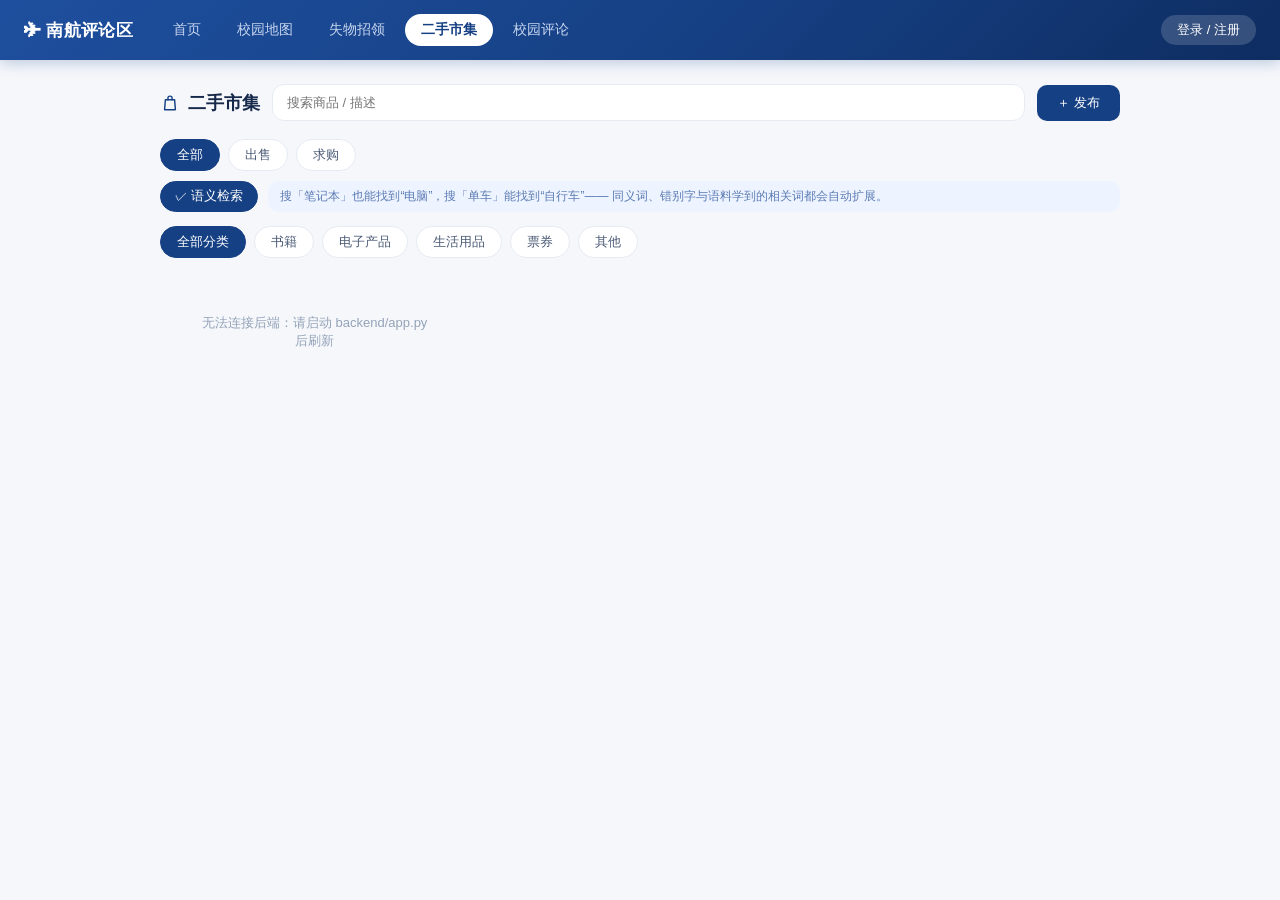
<file: 机器学习大作业(1)/机器学习大作业/campus-map/frontend/market.html>
<!DOCTYPE html>
<html lang="zh-CN">
<head>
<meta charset="utf-8">
<title>二手市集 · 南航评论区</title>
<meta name="viewport" content="width=device-width, initial-scale=1">
<meta http-equiv="Cache-Control" content="no-store">
<meta http-equiv="Pragma" content="no-cache">
<link rel="stylesheet" href="common.css">
<style>
  body { padding-bottom:30px; }
  .wrap { max-width:1000px; margin:0 auto; padding:24px 20px; }
  .top { display:flex; align-items:center; gap:12px; margin-bottom:18px; flex-wrap:wrap; }
  .top h2 { font-size:18px; font-weight:600; color:#16294a; display:flex; align-items:center; gap:8px; }
  .top h2 svg { width:20px; height:20px; color:#164084; }
  .search { flex:1; min-width:180px; padding:10px 14px; border:1px solid #e6ebf3;
            border-radius:12px; font-size:13px; outline:none; transition:.15s; background:#fff; }
  .search:focus { border-color:#164084; box-shadow:0 0 0 3px rgba(22,64,132,.08); }
  .filters { display:flex; gap:8px; margin-bottom:16px; flex-wrap:wrap; }
  .filters span { font-size:13px; padding:6px 16px; border-radius:999px; background:#fff;
                  color:#4a5a75; cursor:pointer; border:1px solid #e6ebf3; transition:.15s; }
  .filters span:hover { border-color:#c9d6e8; }
  .filters span.active { background:#164084; color:#fff; border-color:#164084; }
  .filters .divider { width:1px; background:#e6ebf3; margin:0 4px; }
  .grid { display:grid; grid-template-columns:repeat(auto-fill,minmax(230px,1fr)); gap:16px; }
  .item { background:#fff; border-radius:16px; overflow:hidden; cursor:pointer;
          border:1px solid #eef2f8; box-shadow:0 4px 16px rgba(22,64,132,.06); transition:.18s; }
  .item:hover { box-shadow:0 10px 24px rgba(22,64,132,.12); transform:translateY(-2px); }
  .item .thumb { height:140px; background:#f6f8fc; display:flex; align-items:center;
                 justify-content:center; overflow:hidden; color:#a9b7c9; font-size:12px; }
  .item .thumb svg { width:26px; height:26px; }
  .item .thumb img { width:100%; height:100%; object-fit:cover; object-position:center top; }
  .item .body { padding:12px 14px 14px; }
  .item .title { font-size:14px; font-weight:600; color:#16294a; margin-bottom:6px; }
  .price { color:#164084; font-weight:700; font-size:15px; }
  .item .meta { font-size:12px; color:#94a3b8; display:flex; gap:6px; flex-wrap:wrap;
                margin-top:4px; align-items:center; }
  .done { opacity:.55; }
  .empty { text-align:center; color:#94a3b8; padding:40px; font-size:13px; }

  .modal { display:none; position:fixed; inset:0; background:rgba(12,24,48,.5); z-index:100;
           align-items:center; justify-content:center; }
  .modal.open { display:flex; }
  .box { background:#fff; border-radius:18px; padding:24px; width:460px; max-width:94vw;
         max-height:88vh; overflow-y:auto; border:1px solid #eef2f8;
         box-shadow:0 24px 56px rgba(15,32,64,.28); }
  .box h3 { font-size:16px; font-weight:600; color:#16294a; margin-bottom:12px; }
  .box label { font-size:12px; color:#5b6b87; display:block; margin:10px 0 4px; }
  .box input,.box textarea,.box select { width:100%; padding:10px 12px; border:1px solid #e6ebf3;
        border-radius:10px; font-size:13px; outline:none; font-family:inherit; }
  .box input:focus,.box textarea:focus,.box select:focus { border-color:#164084; }
  .box textarea { height:80px; resize:none; }
  .radio-row { display:flex; gap:14px; font-size:13px; color:#26344d; margin-top:6px; }
  .box .actions { display:flex; gap:8px; margin-top:16px; }
  .box .actions button { flex:1; padding:10px; border-radius:10px; border:none; cursor:pointer;
                         font-size:14px; }
  .detail-img { width:100%; border-radius:10px; margin:10px 0; }
  .kv { font-size:13px; color:#5b6b87; margin:6px 0; }
</style>
</head>
<body>
<div id="header-root"></div>
<div class="wrap">
  <div class="top">
    <h2><svg viewBox="0 0 24 24" fill="none" stroke="currentColor" stroke-width="1.7" stroke-linecap="round" stroke-linejoin="round"><path d="M6.5 8h11l1 12h-13l1-12z"/><path d="M9.5 8V6.2a2.5 2.5 0 0 1 5 0V8"/></svg>二手市集</h2>
    <input class="search" id="searchInput" placeholder="搜索商品 / 描述">
    <button class="btn-primary" onclick="openCreate()">＋ 发布</button>
  </div>
  <div class="filters" id="kindFilters">
    <span class="active" onclick="setKind('')">全部</span>
    <span onclick="setKind('sell')">出售</span>
    <span onclick="setKind('want')">求购</span>
  </div>
  <div class="sem-bar">
    <span class="sem-toggle on" id="semMode" onclick="toggleSemMode()">✓ 语义检索</span>
    <span class="sem-hint" id="semHint">搜「笔记本」也能找到“电脑”，搜「单车」能找到“自行车”——
      同义词、错别字与语料学到的相关词都会自动扩展。</span>
  </div>
  <div class="filters" id="catFilters"></div>
  <div class="grid" id="grid"></div>
  <div class="empty" id="empty" style="display:none">暂无相关商品</div>
</div>

<!-- 详情 -->
<div class="modal" id="detailModal">
  <div class="box">
    <h3 id="dTitle"></h3>
    <div id="dBody"></div>
    <div class="actions">
      <button style="background:#eef2f9;color:#4a5a75" onclick="closeDetail()">关闭</button>
      <button class="btn-danger" id="dDone" onclick="doneItem()" style="display:none">标记已成交/已求到</button>
    </div>
  </div>
</div>

<!-- 发布 -->
<div class="modal" id="createModal">
  <div class="box">
    <h3>发布二手信息</h3>
    <label>类型</label>
    <div class="radio-row">
      <label><input type="radio" name="mkind" value="sell" checked> 出售</label>
      <label style="margin-left:8px"><input type="radio" name="mkind" value="want"> 🛒 求购</label>
    </div>
    <label>分类</label>
    <select id="fCat">
      <option>书籍</option><option>电子产品</option><option>生活用品</option>
      <option>票券</option><option>其他</option>
    </select>
    <label>标题</label>
    <input id="fTitle" placeholder="如：考研数学全书（九五新）">
    <label>价格（元，求购可不填）</label>
    <input id="fPrice" type="number" min="0" step="0.5" placeholder="如：25">
    <label>详细描述</label>
    <textarea id="fContent" placeholder="成色、购买时间、交易方式、自取地点…"></textarea>
    <label>联系方式</label>
    <input id="fContact" placeholder="QQ / 微信 / 手机号">
    <label>商品图片（选填）</label>
    <input type="file" id="fImage" accept="image/*">
    <div class="mnotice" id="mkNotice"></div>
    <div class="actions">
      <button style="background:#eef2f9;color:#4a5a75" onclick="closeCreate()">取消</button>
      <button class="btn-primary" onclick="submitItem()">发布</button>
    </div>
  </div>
</div>

<script src="common.js"></script>
<script>
const MK_CATS = ['', '书籍', '电子产品', '生活用品', '票券', '其他'];
let items = [], kind = '', cat = '', currentId = null;
let semMode = true, semItems = null, searchTimer = null, lastQuery = '';

function renderCatFilters() {
  document.getElementById('catFilters').innerHTML = MK_CATS.map(c =>
    `<span class="${c === cat ? 'active' : ''}" onclick="setCat('${c}')">${c || '全部分类'}</span>`).join('');
}
function setKind(k) {
  kind = k;
  document.querySelectorAll('#kindFilters span').forEach((el, i) =>
    el.classList.toggle('active', (['', 'sell', 'want'][i] === k)));
  if (semItems) doSearch(); else render();
}
function setCat(c) { cat = c; renderCatFilters(); if (semItems) doSearch(); else render(); }

/* ---------- ML③ 语义检索开关与查询 ---------- */
function toggleSemMode() {
  semMode = !semMode;
  const el = document.getElementById('semMode');
  el.className = 'sem-toggle' + (semMode ? ' on' : '');
  el.textContent = semMode ? '✓ 语义检索' : '精确匹配';
  document.getElementById('semHint').innerHTML = semMode
    ? '搜「笔记本」也能找到“电脑”，搜「单车」能找到“自行车”——同义词、错别字与语料学到的相关词都会自动扩展。'
    : '当前为关键词精确匹配：只在标题 / 描述里查找完全相同的字，用于和语义检索做对比。';
  doSearch();
}

function onSearchInput() {
  clearTimeout(searchTimer);
  searchTimer = setTimeout(doSearch, 320);
}

async function doSearch() {
  const q = document.getElementById('searchInput').value.trim();
  lastQuery = q;
  if (!q || !semMode) {
    semItems = null;
    document.getElementById('semHint').innerHTML = semMode
      ? '搜「笔记本」也能找到“电脑”，搜「单车」能找到“自行车”——同义词、错别字与语料学到的相关词都会自动扩展。'
      : '当前为关键词精确匹配：只在标题 / 描述里查找完全相同的字，用于和语义检索做对比。';
    render();
    return;
  }
  try {
    const query = `/market/search?q=${encodeURIComponent(q)}` +
      (kind ? `&kind=${kind}` : '') + (cat ? `&category=${encodeURIComponent(cat)}` : '');
    const r = await api(query);
    if (q !== lastQuery) return;          // 输入太快，丢弃过期响应
    semItems = r.items;
    const ex = (r.explain || []).join('；');
    document.getElementById('semHint').innerHTML =
      `语义扩展：${ex ? esc(ex) : '（本次查询无需扩展）'}` +
      `<br>命中 <b>${r.items.length}</b> 件商品（索引商品 ${r.index_docs} 件，共现语料 ${r.corpus_docs} 篇）`;
  } catch (e) {
    semItems = null;
    showToast(e.message || '检索失败', 'error');
  }
  render();
}

function card(it) {
  const img = it.image ? `<img src="${UPLOAD_BASE}${it.image}" alt="">`
                       : `<svg viewBox="0 0 24 24" fill="none" stroke="currentColor" stroke-width="1.6" stroke-linecap="round" stroke-linejoin="round" style="width:26px;height:26px;color:#a9b7c9"><rect x="3.5" y="5" width="17" height="14" rx="3"/><circle cx="9" cy="10" r="1.6"/><path d="M4.5 17l4.5-4 3.5 3 2.5-2 4 3.5"/></svg>`;
  const price = it.price != null ? `<span class="price">¥${it.price}</span>`
                                 : `<span class="muted">价格面议</span>`;
  const score = it.score_pct
    ? `<span class="sem-score">相关度 ${it.score_pct}%</span>` : '';
  const terms = (it.matched_terms && it.matched_terms.length)
    ? `<div class="sem-terms">语义命中：<b>${esc(it.matched_terms.join('、'))}</b></div>` : '';
  return `<div class="item ${it.status === 'done' ? 'done' : ''}" onclick="openDetail(${it.id})">
    <div class="thumb">${img}</div>
    <div class="body">
      <div class="title">${esc(it.title)}</div>
      ${price} ${score}
      <div class="meta">
        <span class="badge-${it.kind === 'sell' ? 'red' : 'green'}">
          ${it.kind === 'sell' ? '出售' : '求购'}</span>
        <span class="badge-green">${esc(it.category)}</span>
        ${it.status === 'done' ? '<span>已完成</span>' : ''}
      </div>
      <div class="meta">${esc(it.author)} · ${fmtTime(it.created_at)}</div>
      ${terms}
    </div></div>`;
}

function render() {
  const kw = document.getElementById('searchInput').value.trim().toLowerCase();
  let shown;
  if (semMode && kw && semItems) {
    // 语义检索模式：结果已由后端按相关度排序，这里只做类型/分类过滤
    shown = semItems.filter(it => (!kind || it.kind === kind) && (!cat || it.category === cat));
  } else {
    shown = items.filter(it =>
      (!kind || it.kind === kind) && (!cat || it.category === cat) &&
      (!kw || (it.title + it.content).toLowerCase().includes(kw)));
  }
  document.getElementById('grid').innerHTML = shown.map(card).join('');
  document.getElementById('empty').style.display = shown.length ? 'none' : 'block';
  document.getElementById('empty').textContent =
    (kw && semMode && semItems && !semItems.length) ? '没有语义相关的商品，换个说法试试' : '暂无相关商品';
}

function openDetail(id) {
  const it = items.find(x => x.id === id);
  if (!it) return;
  currentId = id;
  document.getElementById('dTitle').textContent = it.title;
  document.getElementById('dBody').innerHTML = `
    ${it.image ? `<img class="detail-img" src="${UPLOAD_BASE}${it.image}">` : ''}
    <div class="kv"><span class="badge-${it.kind === 'sell' ? 'red' : 'green'}">
      ${it.kind === 'sell' ? '出售' : '求购'}</span>
      <span class="badge-green">${esc(it.category)}</span>
      ${it.status === 'done' ? '<span class="badge-green">已完成</span>' : ''}</div>
    <div class="kv" style="font-size:16px;font-weight:700;color:#164084">
      ${it.price != null ? '¥' + it.price : '价格面议'}</div>
    <div class="kv">发布人：${esc(it.author)}</div>
    <div class="kv">时间：${fmtTime(it.created_at)}</div>
    ${it.contact ? `<div class="kv">联系方式：${esc(it.contact)}</div>` : ''}
    <div class="kv" style="margin-top:10px;color:#333c4e;line-height:1.7">${esc(it.content)}</div>`;
  document.getElementById('dDone').style.display =
    (it.author === getUser() && it.status === 'open') ? 'block' : 'none';
  document.getElementById('detailModal').classList.add('open');
}
function closeDetail() { document.getElementById('detailModal').classList.remove('open'); }

async function doneItem() {
  try {
    await api(`/market/${currentId}/done`, { method: 'POST' });
    closeDetail();
    load();
  } catch (e) { alert(e.message || '操作失败'); }
}

function openCreate() {
  if (!requireLogin()) return;
  document.getElementById('createModal').classList.add('open');
}
function closeCreate() { document.getElementById('createModal').classList.remove('open'); }

async function submitItem() {
  const title = document.getElementById('fTitle').value.trim();
  if (!title) { alert('请填写标题'); return; }
  const fd = new FormData();
  fd.append('kind', document.querySelector('input[name=mkind]:checked').value);
  fd.append('category', document.getElementById('fCat').value);
  fd.append('title', title);
  fd.append('content', document.getElementById('fContent').value.trim());
  const price = document.getElementById('fPrice').value;
  if (price !== '') fd.append('price', price);
  fd.append('contact', document.getElementById('fContact').value.trim());
  const file = document.getElementById('fImage').files[0];
  if (file) fd.append('image', file);
  const notice = document.getElementById('mkNotice');
  renderModeration(notice, null);
  try {
    const res = await fetch(API + '/market', {
      method: 'POST',
      headers: getToken() ? { Authorization: 'Bearer ' + getToken() } : {},
      body: fd,
    });
    const r = await res.json();
    if (res.status >= 400) {
      throw Object.assign(new Error(r.error || '发布失败'), { moderation: r.moderation });
    }
    closeCreate();
    ['fTitle','fContent','fPrice','fContact','fImage'].forEach(i => document.getElementById(i).value = '');
    await load();
    if (semItems) doSearch();
  } catch (e) {
    handleWriteError(e, notice);
  }
}

async function load() {
  try {
    items = await api('/market');
  } catch (e) {
    document.getElementById('grid').innerHTML =
      '<div class="empty">无法连接后端：请启动 backend/app.py 后刷新</div>';
    return;
  }
  render();
}

document.getElementById('searchInput').addEventListener('input', onSearchInput);
renderHeader('market.html');
injectAuthModal();
renderCatFilters();
load();
</script>
</body>
</html>
</file>
<file: 机器学习大作业(1)/机器学习大作业/手机版/style.css>
/* 南航评论区 · 手机版样式（自包含，不影响原项目文件） */
* { margin:0; padding:0; box-sizing:border-box; -webkit-tap-highlight-color:transparent; }
:root {
  --primary:#1e3a6e; --primary-light:#2b5fa8; --accent:#e45656;
  --text:#26344d; --body:#3d4b63; --muted:#6b7a90; --light:#8a97ad;
  --bg:#f2f4f8; --card:#fff; --border:#e6eaf1; --good:#2e7d32; --bad:#c53030;
}
html,body { height:100%; }
body {
  font-family:-apple-system,"PingFang SC","Microsoft YaHei",sans-serif;
  background:var(--bg); color:var(--text); font-size:15px;
}
button { font-family:inherit; }
/* 宽屏下居中窄幅显示（手机视口 <480px 时依然全宽） */
@media (min-width:520px) {
  body { background:#e3e7ee; }
}

/* 顶部条 */
.topbar {
  position:fixed; top:0; left:0; right:0; height:50px; z-index:50;
  max-width:480px; margin:0 auto;
  background:var(--primary); color:#fff; display:flex; align-items:center;
  padding:0 14px; gap:10px;
}
.topbar .brand { font-weight:700; font-size:17px; }
.topbar .brand span { color:#ffd9d9; }
.topbar .spacer { flex:1; }
.topbar button.top-btn {
  background:rgba(255,255,255,.16); color:#fff; border:none; border-radius:14px;
  padding:5px 12px; font-size:13px;
}
.topbar .user-chip { font-size:12px; background:rgba(255,255,255,.16); padding:4px 10px; border-radius:12px; }

/* 页面容器 */
.page { display:none; padding:60px 12px 78px; min-height:100%; max-width:480px; margin:0 auto; }
.page.active { display:block; }
.page-title { font-size:17px; font-weight:700; margin:6px 2px 12px; }

/* 底部 Tab */
.tabbar {
  position:fixed; left:0; right:0; bottom:0; height:58px; z-index:50;
  max-width:480px; margin:0 auto;
  background:#fff; border-top:1px solid var(--border);
  display:flex; padding-bottom:env(safe-area-inset-bottom);
}
.tabbar .tab {
  flex:1; border:none; background:none; font-size:11px; color:var(--light);
  display:flex; flex-direction:column; align-items:center; justify-content:center; gap:3px;
}
.tabbar .tab .ico { font-size:20px; line-height:1; }
.tabbar .tab.active { color:var(--primary); font-weight:600; }

/* 通用卡片 */
.card {
  background:var(--card); border-radius:12px; padding:13px 14px;
  margin-bottom:10px; box-shadow:0 1px 4px rgba(30,58,110,.07);
}
.card:active { background:#f6f8fc; }
.h-row { display:flex; align-items:center; gap:8px; }
.h-row .grow { flex:1; min-width:0; }
.muted { color:var(--light); font-size:12px; }
.ellipsis { white-space:nowrap; overflow:hidden; text-overflow:ellipsis; }
.clamp2 { display:-webkit-box; -webkit-line-clamp:2; -webkit-box-orient:vertical; overflow:hidden; }

/* 网格缩略图卡片（失物/市集） */
.grid2 { display:grid; grid-template-columns:1fr 1fr; gap:10px; }
.gcard { background:var(--card); border-radius:12px; overflow:hidden; box-shadow:0 1px 4px rgba(30,58,110,.07); }
.gcard:active { background:#f6f8fc; }
.gcard .thumb { height:110px; background:#eef2f9; display:flex; align-items:center; justify-content:center; overflow:hidden; }
.gcard .thumb img { width:100%; height:100%; object-fit:cover; }
.gcard .thumb .ph { color:var(--light); font-size:26px; }
.gcard .info { padding:9px 10px; }
.gcard .info .t { font-size:13.5px; font-weight:600; margin-bottom:4px; }
.badge { display:inline-block; font-size:11px; padding:2px 8px; border-radius:9px; }
.badge.red { background:#fde8e8; color:var(--bad); }
.badge.green { background:#e6f4ea; color:var(--good); }
.badge.gray { background:#eef2f9; color:#5b7bb4; }

/* 搜索 */
.search-bar {
  display:flex; gap:8px; align-items:center; background:var(--card);
  border-radius:22px; padding:4px 12px; margin-bottom:10px; box-shadow:0 1px 4px rgba(30,58,110,.07);
}
.search-bar input { flex:1; border:none; background:none; font-size:14px; padding:8px 0; outline:none; }

/* chips 筛选 */
.chips { display:flex; gap:8px; overflow-x:auto; padding:2px 0 10px; scrollbar-width:none; }
.chips::-webkit-scrollbar { display:none; }
.chip {
  flex-shrink:0; border:1px solid #dfe5ee; background:var(--card); color:#4a5a75;
  font-size:13px; padding:6px 14px; border-radius:16px;
}
.chip.active { background:var(--primary); border-color:var(--primary); color:#fff; }

/* 底部抽屉 sheet */
.sheet-mask { position:fixed; inset:0; background:rgba(18,26,46,.5); z-index:60; display:none; }
.sheet-mask.open { display:block; }
.sheet {
  position:fixed; left:0; right:0; bottom:0; z-index:61; max-height:82vh;
  max-width:480px; margin:0 auto;
  background:#fff; border-radius:18px 18px 0 0; display:flex; flex-direction:column;
  transform:translateY(105%); transition:transform .25s ease;
  padding-bottom:env(safe-area-inset-bottom);
}
.sheet.open { transform:translateY(0); }
.sheet .bar { width:42px; height:4px; background:#dfe4ec; border-radius:2px; margin:10px auto 2px; }
.sheet .sheet-head { padding:8px 16px 4px; display:flex; align-items:center; gap:10px; }
.sheet .sheet-head .x { margin-left:auto; background:#f2f4f8; border:none; width:30px; height:30px;
  border-radius:50%; font-size:15px; color:var(--light); }
.sheet .sheet-body { overflow-y:auto; padding:6px 16px 20px; }
.sheet .big-img { width:100%; border-radius:10px; margin:8px 0; max-height:240px; object-fit:cover; }
.sheet .title { font-size:17px; font-weight:700; }
.sheet .kv { font-size:13.5px; color:var(--body); margin:6px 0; line-height:1.6; }
.sheet .sec-title { font-size:14px; font-weight:700; margin:14px 0 6px; }
.comment { padding:10px 0; border-bottom:1px solid #f2f4f8; }
.comment .c-head { display:flex; align-items:center; gap:8px; font-size:12px; color:var(--light); }
.comment .c-body { font-size:14px; color:var(--body); margin-top:4px; line-height:1.6; }

/* 底部操作条（sheet 内表单） */
.input-row { display:flex; gap:8px; margin-top:12px; }
.input-row input {
  flex:1; border:1px solid var(--border); border-radius:20px; padding:9px 14px;
  font-size:14px; outline:none; background:#f7f9fc;
}
.btn {
  border:none; border-radius:20px; padding:10px 18px; font-size:14px; font-weight:600;
  background:var(--primary); color:#fff;
}
.btn:active { opacity:.85; }
.btn.red { background:var(--accent); }
.btn.ghost { background:#eef2f9; color:#4a5a75; }
.btn.block { display:block; width:100%; margin-top:12px; padding:12px; border-radius:12px; }
.btn.like {
  display:inline-block; background:#fff0f0; color:var(--accent); border:1px solid #f5c6c6;
  border-radius:18px; padding:6px 14px; font-size:13px;
}

/* 全屏表单 modal（宽屏下同样窄幅居中） */
.modal { position:fixed; inset:0; background:var(--bg); z-index:70; display:none;
  flex-direction:column; max-width:480px; margin:0 auto; }
.modal.open { display:flex; }
.modal .m-head {
  height:50px; background:var(--primary); color:#fff; display:flex; align-items:center;
  padding:0 14px; gap:10px;
}
.modal .m-head .x { margin-left:auto; background:rgba(255,255,255,.16); border:none; color:#fff;
  width:30px; height:30px; border-radius:50%; font-size:15px; }
.modal .m-body { flex:1; overflow-y:auto; padding:16px; }
.field { margin-bottom:14px; }
.field label { display:block; font-size:12.5px; color:var(--muted); margin-bottom:6px; font-weight:600; }
.field input, .field textarea, .field select {
  width:100%; border:1px solid var(--border); border-radius:10px; padding:11px 12px;
  font-size:15px; outline:none; background:var(--card); font-family:inherit;
}
.field textarea { height:110px; resize:none; }
.field .radio-row { display:flex; gap:10px; }
.field .radio-row label {
  flex:1; border:1px solid var(--border); border-radius:10px; padding:10px; text-align:center;
  font-size:13.5px; color:var(--muted); background:var(--card);
}
.field .radio-row input { display:none; }
.field .radio-row label.on { border-color:var(--primary); color:var(--primary); background:#eef3fb; font-weight:700; }
.file-pick { display:flex; align-items:center; gap:8px; border:1px dashed #c8d2e0; border-radius:10px;
  padding:10px 12px; background:#fafbfd; }
.file-pick img.preview { width:64px; height:64px; object-fit:cover; border-radius:8px; }

/* 首页 */
.hero-box {
  background:linear-gradient(135deg,#1e3a6e,#2b5fa8); color:#fff; border-radius:14px;
  padding:18px 16px; margin-bottom:12px;
}
.hero-box h1 { font-size:20px; }
.hero-box p { font-size:12.5px; color:#c7d6ef; margin-top:5px; line-height:1.6; }
.stats { display:flex; flex-wrap:wrap; gap:10px; margin-top:14px; }
.stats .num { background:rgba(255,255,255,.12); border-radius:10px; padding:8px 12px; min-width:72px; }
.stats .num b { font-size:17px; display:block; }
.stats .num span { font-size:11px; color:#a9c0e6; }
.mod-row { display:grid; grid-template-columns:1fr 1fr; gap:10px; }
.mod { background:var(--card); border-radius:12px; padding:14px; }
.mod .ico { font-size:24px; }
.mod h3 { font-size:15px; margin:6px 0 3px; }
.mod p { font-size:12px; color:var(--muted); line-height:1.5; }

/* 地图页 */
#mMap { width:100%; height:42vh; border-radius:14px; overflow:hidden; position:relative; z-index:0; }
#mMap .fallback { height:100%; display:none; align-items:center; justify-content:center;
  flex-direction:column; background:#e8edf4; color:var(--light); font-size:13px; }
#mMap .fallback.on { display:flex; }
.map-actions { display:flex; gap:8px; margin-top:10px; }
.map-actions .btn { flex:1; border-radius:12px; }
.poi-row { display:flex; align-items:center; gap:10px; padding:11px 4px; border-bottom:1px solid #f2f4f8; }
.poi-row .dot { width:38px; height:38px; border-radius:50%; background:#fde8e8; color:var(--accent);
  display:flex; align-items:center; justify-content:center; font-size:17px; flex-shrink:0; }

/* 论坛卡 */
.fcard .t { font-size:15px; font-weight:600; margin-bottom:5px; }
.fcard .ex { font-size:13px; color:var(--muted); }
.fcard .thumb { margin-top:8px; border-radius:10px; max-height:170px; width:100%; object-fit:cover; }
.fcard .meta { display:flex; gap:12px; margin-top:8px; font-size:12px; color:var(--light); }

/* 悬浮发布按钮：固定在 tabbar 上方，不随内容滚动 */
.fab {
  position:fixed; bottom:74px; z-index:45; display:none;
  right:max(16px, calc((100% - 480px)/2 + 16px));
  background:var(--accent); color:#fff; border:none; border-radius:22px;
  padding:12px 20px; font-size:14px; font-weight:600;
  box-shadow:0 4px 16px rgba(228,86,86,.45);
  padding-bottom:12px;
}
.fab:active { opacity:.88; }

/* toast */
.toast {
  position:fixed; left:50%; bottom:90px; transform:translateX(-50%) translateY(20px);
  background:rgba(20,30,50,.88); color:#fff; font-size:13px; padding:9px 16px; border-radius:20px;
  opacity:0; pointer-events:none; transition:.25s; z-index:99; max-width:82vw; text-align:center;
}
.toast.on { opacity:1; transform:translateX(-50%) translateY(0); }

.empty { text-align:center; color:var(--light); padding:36px 10px; font-size:13px; }
.auth-err { color:var(--bad); font-size:12.5px; min-height:16px; margin-top:8px; text-align:center; }

/* ===== 站内通知中心（ML① 失物匹配推送） ===== */
.topbar .bell { position:relative; }
.topbar .bell .dot { position:absolute; top:-5px; right:-6px; min-width:15px; height:15px;
  padding:0 3px; border-radius:8px; background:#ff5a5a; color:#fff; font-size:9.5px;
  line-height:15px; text-align:center; font-weight:700; display:none; }
.topbar .bell .dot.on { display:block; }
.notify-row { padding:11px 2px; border-bottom:1px solid #f1f5fb; }
.notify-row.unread { background:#f5f9ff; }
.notify-row .nt { font-size:13.5px; font-weight:600; color:var(--text); margin-bottom:4px; }
.notify-row .nb { font-size:12.5px; color:#6b7a90; line-height:1.7; }
.notify-row .nm { font-size:11px; color:var(--light); margin-top:5px; display:flex;
  gap:6px; align-items:center; flex-wrap:wrap; }
.notify-head { display:flex; align-items:center; gap:8px; padding:4px 2px 10px;
  border-bottom:1px solid #eef2f8; }
.notify-head b { font-size:14px; }
.notify-head .all { margin-left:auto; font-size:12px; color:var(--primary); }

/* ===== 语义检索 ===== */
.sem-row { display:flex; align-items:center; gap:8px; margin-bottom:8px; }
.sem-switch { font-size:12px; padding:5px 12px; border-radius:14px; border:1px solid #e2e9f4;
  background:#fff; color:#5b7bb4; }
.sem-switch.on { background:var(--primary); border-color:var(--primary); color:#fff; }
.sem-tip { font-size:11.5px; color:#7b8aa3; line-height:1.6; flex:1; }
.sem-score { display:inline-block; background:#eef4ff; color:var(--primary); font-size:10.5px;
  padding:1px 7px; border-radius:8px; font-weight:600; }
.sem-terms { font-size:10.5px; color:var(--light); margin-top:3px; }
.sem-terms b { color:#5b7bb4; }

/* ===== 首页 ML 能力摘要 ===== */
.ml-card { margin:10px 0 4px; padding:12px 14px; }
.ml-card .ml-line { display:flex; flex-direction:column; gap:2px; padding:7px 0;
  border-bottom:1px solid #f2f6fc; }
.ml-card .ml-line:last-child { border-bottom:none; }
.ml-card .ml-line b { font-size:13px; color:var(--text); }
.ml-card .ml-line span { font-size:11.5px; color:#7b8aa3; line-height:1.6; }

/* ===== 删评入口 ===== */
.c-del { color:var(--bad); font-size:11px; background:#fdecec; padding:1px 7px;
  border-radius:8px; margin-left:6px; }

/* ===== 首页新视觉（对齐 H5 设计稿） ===== */
.topbar .icon-btn { border:none; background:none; color:#fff; padding:0 2px; display:flex; align-items:center; }
.topbar .brand { font-size:15px; font-weight:600; letter-spacing:.2px; }
.topbar .user-chip { background:rgba(255,255,255,.16); padding:4px 12px; border-radius:14px;
  font-size:12px; color:#fff; }
.topbar .top-btn { background:rgba(255,255,255,.16); border:none; color:#fff; border-radius:14px;
  padding:4px 12px; font-size:12px; }

.hero-card { position:relative; overflow:hidden; border-radius:18px; margin-bottom:12px;
  background:linear-gradient(135deg,#1e4f9e,#164084 55%,#0e2d61);
  padding:18px 16px 14px; box-shadow:0 8px 24px rgba(22,64,132,.25); }
.hero-card .hero-img { position:absolute; right:0; top:0; z-index:0; height:100%; width:60%;
  object-fit:cover; object-position:center; opacity:.8; pointer-events:none; user-select:none;
  -webkit-mask-image:linear-gradient(to right,transparent 0%,rgba(0,0,0,.5) 18%,#000 42%);
  mask-image:linear-gradient(to right,transparent 0%,rgba(0,0,0,.5) 18%,#000 42%); }
.hero-card .hero-bubble { position:absolute; right:14px; top:12px; z-index:2; width:32px; height:32px;
  border-radius:50%; background:rgba(255,255,255,.2); display:flex; align-items:center;
  justify-content:center; font-size:14px; backdrop-filter:blur(4px); }
.hero-card .hero-text { position:relative; z-index:1; color:#fff; }
.hero-card .hero-text h1 { font-size:20px; font-weight:700; display:flex; align-items:center; gap:6px; }
.hero-card .hero-text h1 span { font-size:13px; }
.hero-card .hero-sub { font-size:11px; color:rgba(255,255,255,.85); margin-top:8px; line-height:1.5; }
.hero-card .hero-sub2 { font-size:11px; color:rgba(255,255,255,.6); margin-top:2px; }
.hero-stats { position:relative; z-index:1; display:grid; grid-template-columns:repeat(5,1fr);
  gap:6px; margin-top:16px; }
.stat-card { background:#fff; border-radius:12px; padding:6px 3px 8px; text-align:center;
  box-shadow:0 2px 10px rgba(10,32,72,.18); }
.stat-card .badge { display:block; width:fit-content; margin:0 auto; padding:1px 6px;
  border-radius:999px; font-size:8px; font-weight:500; }
.stat-card .n { font-size:17px; font-weight:700; color:#16294a; line-height:1.1; margin-top:4px;
  font-variant-numeric:tabular-nums; }
.stat-card .t { font-size:9px; color:#8a97ad; margin-top:3px; white-space:nowrap; }
.badge-purple { background:#ece7ff; color:#7c5cd6; }
.badge-orange { background:#ffedd5; color:#f59e0b; }
.badge-green { background:#d9f5ea; color:#10b981; }
.badge-blue { background:#dbeafe; color:#3b82f6; }
.badge-indigo { background:#e0e7ff; color:#6366f1; }

/* 功能卡：线性图标 + 淡色底块（高端化） */
.mod-row .mod { border-radius:18px; padding:16px; box-shadow:0 4px 16px rgba(22,64,132,.06);
  border:1px solid #eef2f8; }
.mod-row .mod .mod-ico { width:44px; height:44px; border-radius:13px; background:#eef3fb;
  color:#164084; display:flex; align-items:center; justify-content:center; }
.mod-row .mod .mod-ico svg { width:22px; height:22px; display:block; }
.mod-row .mod h3 { font-size:15px; color:#16294a; margin:12px 0 5px; font-weight:600; }
.mod-row .mod p { font-size:11.5px; color:#94a3b8; line-height:1.65; }

/* Hero 线性小图标 */
.hero-text h1 .h1-pin { display:inline-flex; color:#fff; opacity:.85; }
.hero-text h1 .h1-pin svg { width:15px; height:15px; display:block; }
.hero-card .hero-bubble svg { width:16px; height:16px; display:block; }
.stat-card { border:1px solid #eef2f8; }

/* 底部 Tab 图标 */
.tabbar .tab .ico { display:flex; align-items:center; justify-content:center; }
.tabbar .tab svg { width:21px; height:21px; display:block; }
.tabbar .tab { font-size:10.5px; letter-spacing:.2px; }
</file>
<file: 机器学习大作业(1)/机器学习大作业/campus-map/frontend/common.css>
/* 南航评论区 平台公共样式（对齐手机版视觉规范） */
* { margin:0; padding:0; box-sizing:border-box; }
body { font-family:"Microsoft YaHei","PingFang SC",-apple-system,sans-serif;
       background:#f5f7fb; color:#26344d; }

/* 平台顶部导航：深蓝渐变 + 胶囊 */
.pf-header { height:60px; color:#fff; display:flex; align-items:center;
             padding:0 24px; gap:8px; flex-shrink:0;
             background:linear-gradient(135deg,#1e4f9e,#164084 55%,#0e2d61);
             box-shadow:0 2px 14px rgba(22,64,132,.28); }
.pf-brand { font-size:17px; font-weight:700; color:#fff; text-decoration:none;
            margin-right:16px; letter-spacing:.3px; }
.pf-nav { display:flex; gap:4px; }
.pf-nav a { color:#c7d6ef; text-decoration:none; font-size:14px; padding:7px 16px;
            border-radius:16px; transition:.15s; }
.pf-nav a:hover { background:rgba(255,255,255,.12); color:#fff; }
.pf-nav a.active { background:#fff; color:#164084; font-weight:600; }
.pf-user { margin-left:auto; display:flex; align-items:center; gap:10px; font-size:13px; }
.pf-user .login-btn { background:rgba(255,255,255,.16); color:#fff; border:none;
                      padding:6px 16px; border-radius:16px; cursor:pointer; font-size:13px; }
.pf-user .login-btn:hover { background:rgba(255,255,255,.28); }
.pf-user .chip { background:rgba(255,255,255,.16); padding:5px 12px; border-radius:14px; }
.pf-user .logout { color:#c7d6ef; cursor:pointer; font-size:12px; }
.pf-user .logout:hover { color:#fff; }

/* 登录/注册弹窗（z-index 必须高于地图页 TMap 内部层级 1000） */
.auth-modal { display:none; position:fixed; inset:0; background:rgba(20,30,50,.5);
              z-index:10000; align-items:center; justify-content:center; }
.auth-modal.open { display:flex; }
.auth-box { background:#fff; border-radius:16px; padding:26px; width:320px;
            box-shadow:0 20px 48px rgba(22,64,132,.3); }
.auth-box h3 { font-size:16px; color:#16294a; margin-bottom:14px; text-align:center; }
.auth-box input { width:100%; padding:10px 12px; border:1px solid #d5dce8; border-radius:10px;
                  font-size:14px; margin-bottom:10px; outline:none; }
.auth-box input:focus { border-color:#164084; }
.auth-box .auth-submit { width:100%; padding:10px; background:#164084; color:#fff; border:none;
                         border-radius:10px; cursor:pointer; font-size:14px; }
.auth-box .auth-switch { text-align:center; font-size:12px; color:#5b7bb4; margin-top:12px;
                         cursor:pointer; }
.auth-box .auth-err { color:#c53030; font-size:12px; text-align:center; min-height:16px;
                      margin-bottom:6px; }

/* 通用卡片与按钮 */
.card { background:#fff; border-radius:14px; box-shadow:0 6px 20px rgba(22,64,132,.07); }
.btn-primary { background:#164084; color:#fff; border:none; padding:9px 20px;
               border-radius:10px; cursor:pointer; font-size:13px; }
.btn-primary:hover { background:#1b4e9e; }
.btn-danger { background:#e45656; color:#fff; border:none; padding:9px 20px;
              border-radius:10px; cursor:pointer; font-size:13px; }
.btn-danger:hover { background:#d34545; }
.badge-red { background:#fde8e8; color:#c53030; font-size:11px; padding:1px 8px;
             border-radius:9px; }
.badge-green { background:#e6f4ea; color:#2e7d32; font-size:11px; padding:1px 8px;
               border-radius:9px; }
.badge-blue { background:#e3edfb; color:#164084; font-size:11px; padding:1px 8px;
              border-radius:9px; }
.muted { color:#8a97ad; font-size:12px; }

/* ============ 站内通知中心（ML① 失物匹配推送） ============ */
.pf-bell { position:relative; cursor:pointer; width:34px; height:34px; border-radius:50%;
           display:flex; align-items:center; justify-content:center;
           background:rgba(255,255,255,.14); transition:.15s; }
.pf-bell:hover { background:rgba(255,255,255,.28); }
.pf-bell svg { width:17px; height:17px; display:block; }
.pf-bell .dot { position:absolute; top:-3px; right:-3px; min-width:17px; height:17px;
                padding:0 4px; border-radius:9px; background:#e45656; color:#fff;
                font-size:10px; line-height:17px; text-align:center; font-weight:700;
                box-shadow:0 0 0 2px rgba(22,64,132,.6); display:none; }
.pf-bell .dot.on { display:block; }

.notify-modal { display:none; position:fixed; inset:0; background:rgba(20,30,50,.5);
                z-index:10000; align-items:center; justify-content:center; }
.notify-modal.open { display:flex; }
.notify-box { background:#fff; border-radius:16px; width:520px; max-width:94vw;
              max-height:80vh; display:flex; flex-direction:column;
              box-shadow:0 20px 48px rgba(22,64,132,.3); overflow:hidden; }
.notify-head { padding:16px 20px; border-bottom:1px solid #eef2f8; display:flex;
               align-items:center; gap:10px; }
.notify-head h3 { font-size:15px; color:#16294a; }
.notify-head .n-read { margin-left:auto; font-size:12px; color:#164084; cursor:pointer; }
.notify-head .n-close { font-size:18px; color:#94a3b8; cursor:pointer; line-height:1; }
.notify-list { overflow-y:auto; padding:6px 0; }
.notify-item { padding:12px 20px; border-bottom:1px solid #f4f7fc; cursor:pointer;
               transition:.15s; }
.notify-item:hover { background:#f7faff; }
.notify-item.unread { background:#f2f7ff; }
.notify-item.unread .n-title { font-weight:700; }
.notify-item .n-title { font-size:13.5px; color:#16294a; margin-bottom:5px; }
.notify-item .n-body { font-size:12.5px; color:#5b6b87; line-height:1.7; }
.notify-item .n-meta { font-size:11.5px; color:#9aa7bd; margin-top:6px; display:flex;
                       gap:8px; align-items:center; }
.notify-empty { padding:36px 20px; text-align:center; color:#94a3b8; font-size:13px; }

/* ============ 语义检索相关 ============ */
.sem-bar { display:flex; align-items:center; gap:10px; margin:-6px 0 14px; flex-wrap:wrap; }
.sem-toggle { font-size:12.5px; padding:6px 14px; border-radius:999px; cursor:pointer;
              border:1px solid #e6ebf3; background:#fff; color:#4a5a75; transition:.15s; }
.sem-toggle.on { background:#164084; color:#fff; border-color:#164084; }
.sem-hint { font-size:12px; color:#5b7bb4; background:#eef4ff; border-radius:10px;
            padding:7px 12px; flex:1; min-width:200px; }
.sem-score { display:inline-block; background:#eef4ff; color:#164084; font-size:11px;
             padding:1px 8px; border-radius:9px; font-weight:600; }
.sem-terms { font-size:11px; color:#8a97ad; margin-top:4px; }
.sem-terms b { color:#5b7bb4; font-weight:600; }

/* ============ 内容安全提示 ============ */
.mnotice { display:none; margin-top:10px; padding:9px 12px; border-radius:10px;
           font-size:12.5px; line-height:1.6; }
.mnotice.show { display:block; }
.mnotice.warn { background:#fff7e6; color:#96660a; border:1px solid #ffe0a3; }
.mnotice.block { background:#fdecec; color:#b52a2a; border:1px solid #f8c9c9; }
.mnotice .m-hit { color:#b52a2a; font-weight:600; }

/* 轻提示 toast */
.pf-toast { position:fixed; left:50%; bottom:38px; transform:translateX(-50%) translateY(14px);
            background:rgba(22,41,74,.94); color:#fff; font-size:13px; padding:11px 20px;
            border-radius:12px; z-index:10001; opacity:0; pointer-events:none;
            transition:.22s; max-width:76vw; text-align:center; line-height:1.6; }
.pf-toast.on { opacity:1; transform:translateX(-50%) translateY(0); }
.pf-toast.warn { background:rgba(150,102,10,.96); }
.pf-toast.error { background:rgba(181,42,42,.96); }

/* ============ 删评入口 ============ */
.c-del { color:#c53030; font-size:11.5px; cursor:pointer; padding:1px 7px; border-radius:8px;
         background:#fdecec; margin-left:6px; user-select:none; }
.c-del:hover { background:#f8d7d7; }
</file>
